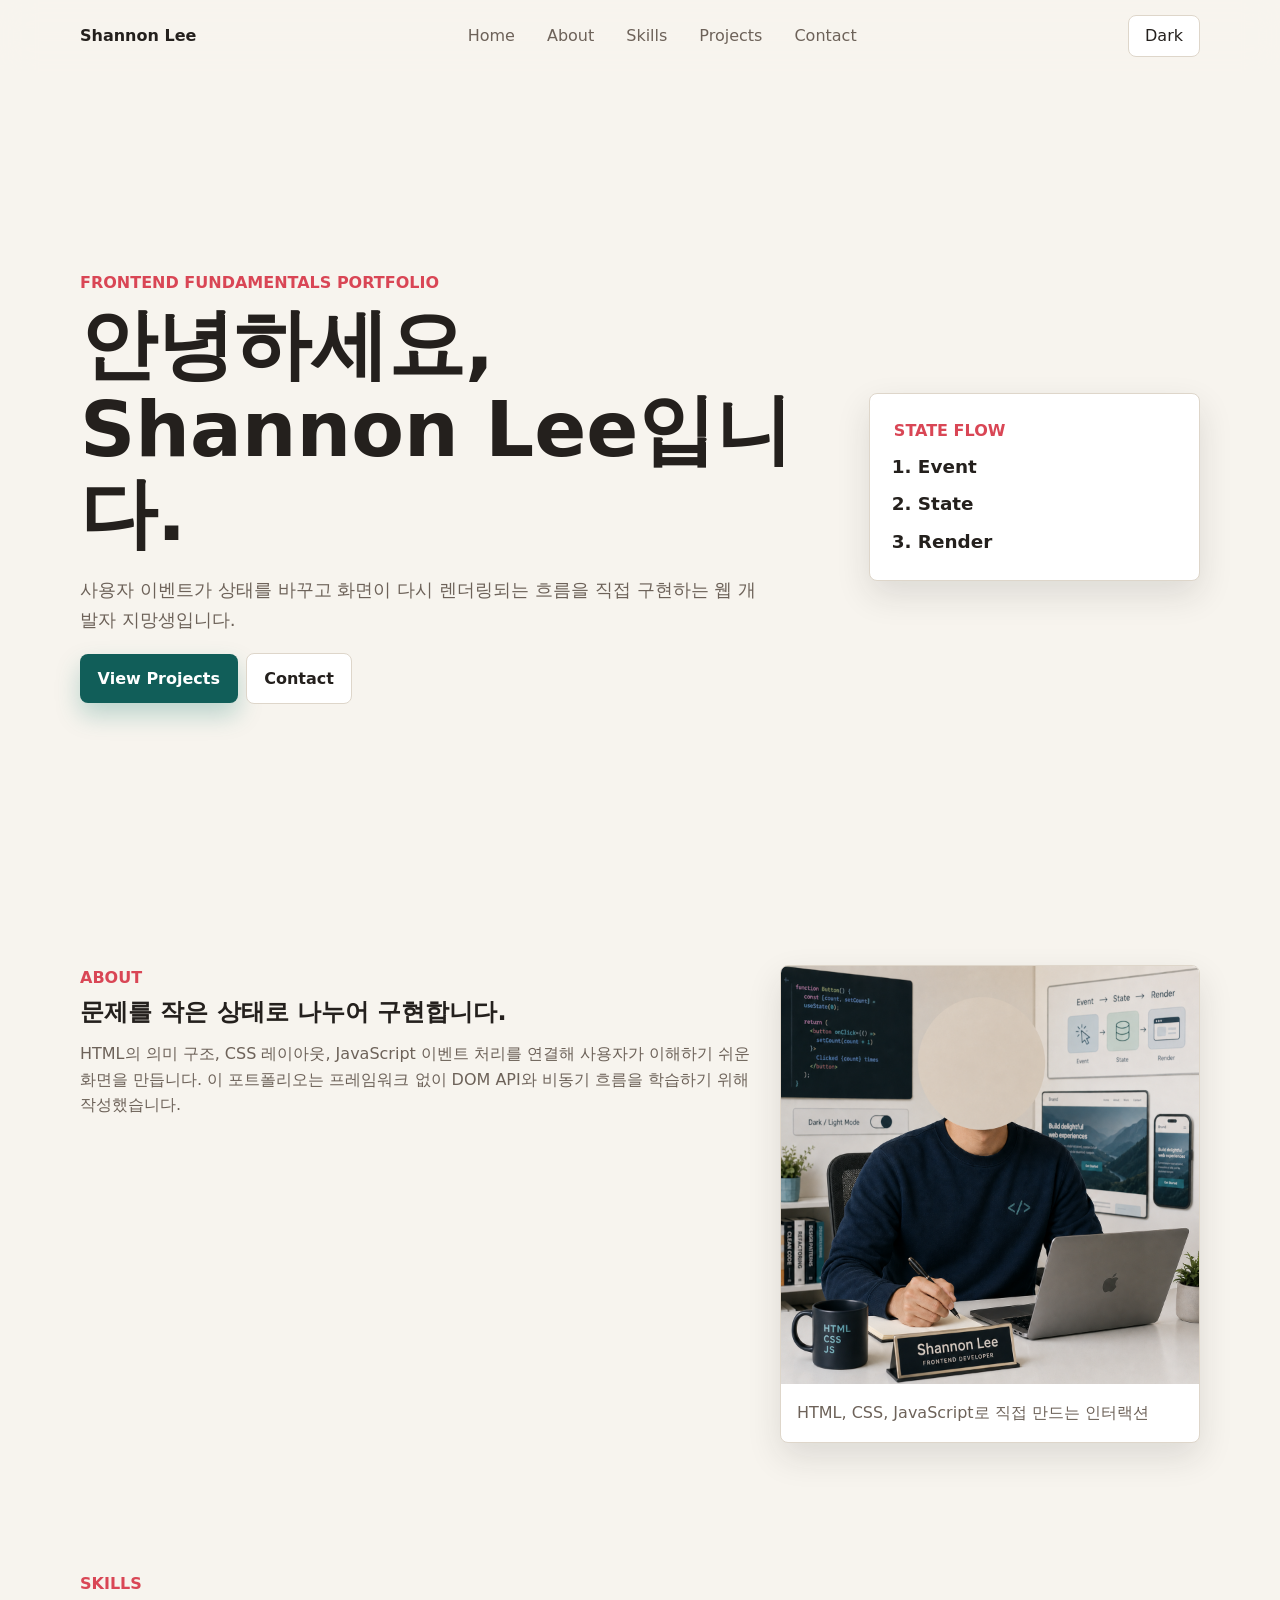
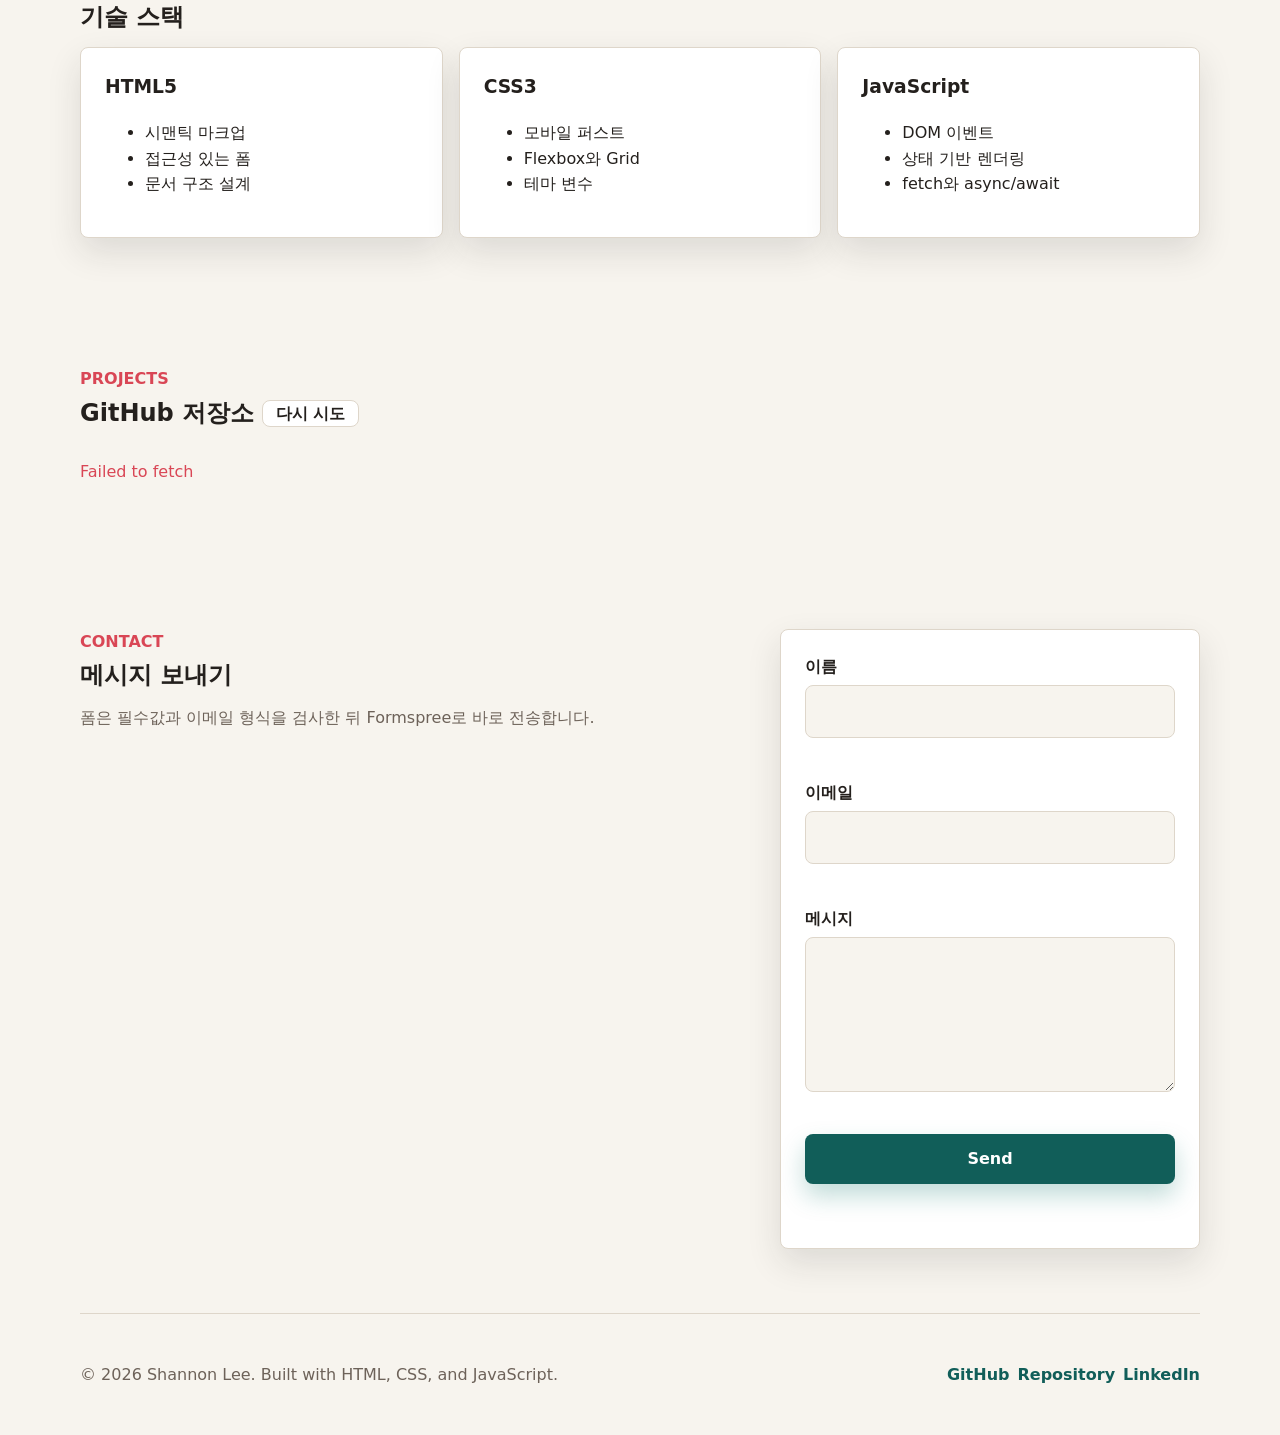
<file: 2026-main-4-1/index.html>
<!DOCTYPE html>
<html lang="ko" data-theme="light">
<head>
  <meta charset="UTF-8">
  <meta name="viewport" content="width=device-width, initial-scale=1.0">
  <meta name="description" content="순수 HTML, CSS, JavaScript로 만든 반응형 포트폴리오 웹사이트">
  <title>Shannon Lee Portfolio</title>
  <link rel="stylesheet" href="css/style.css">
  <script src="js/main.js" defer></script>
</head>
<body>
  <header class="site-header" data-header>
    <nav class="navbar" aria-label="주요 메뉴">
      <a class="logo" href="#hero" aria-label="Shannon Lee 홈">Shannon Lee</a>
      <button class="hamburger" type="button" aria-label="메뉴 열기" aria-expanded="false" aria-controls="nav-menu">
        <span></span>
        <span></span>
        <span></span>
      </button>
      <ul class="nav-menu" id="nav-menu">
        <li><a class="nav-link" href="#hero">Home</a></li>
        <li><a class="nav-link" href="#about">About</a></li>
        <li><a class="nav-link" href="#skills">Skills</a></li>
        <li><a class="nav-link" href="#projects">Projects</a></li>
        <li><a class="nav-link" href="#contact">Contact</a></li>
      </ul>
      <button class="theme-toggle" type="button" aria-label="다크 모드 전환" data-theme-toggle>
        <span data-theme-label>Dark</span>
      </button>
    </nav>
  </header>

  <main>
    <section class="hero section reveal" id="hero" aria-labelledby="hero-title">
      <div class="hero-content">
        <p class="eyebrow">Frontend Fundamentals Portfolio</p>
        <h1 id="hero-title">안녕하세요, <span data-typing-text>Shannon Lee</span>입니다.</h1>
        <p class="hero-copy">
          사용자 이벤트가 상태를 바꾸고 화면이 다시 렌더링되는 흐름을 직접 구현하는 웹 개발자 지망생입니다.
        </p>
        <div class="hero-actions">
          <a class="button primary" href="#projects">View Projects</a>
          <a class="button secondary" href="#contact">Contact</a>
        </div>
      </div>
      <div class="hero-panel" aria-label="상태 렌더링 요약">
        <p class="panel-label">State Flow</p>
        <ol>
          <li>Event</li>
          <li>State</li>
          <li>Render</li>
        </ol>
      </div>
    </section>

    <section class="section about reveal" id="about" aria-labelledby="about-title">
      <div>
        <p class="eyebrow">About</p>
        <h2 id="about-title">문제를 작은 상태로 나누어 구현합니다.</h2>
        <p>
          HTML의 의미 구조, CSS 레이아웃, JavaScript 이벤트 처리를 연결해 사용자가 이해하기 쉬운 화면을 만듭니다.
          이 포트폴리오는 프레임워크 없이 DOM API와 비동기 흐름을 학습하기 위해 작성했습니다.
        </p>
      </div>
      <figure class="profile-card">
        <img src="images/profile.svg" alt="노트북 앞에서 웹 인터페이스를 설계하는 Shannon Lee 프로필 일러스트">
        <figcaption>HTML, CSS, JavaScript로 직접 만드는 인터랙션</figcaption>
      </figure>
    </section>

    <section class="section skills reveal" id="skills" aria-labelledby="skills-title">
      <p class="eyebrow">Skills</p>
      <h2 id="skills-title">기술 스택</h2>
      <div class="skill-grid">
        <article class="skill-card">
          <h3>HTML5</h3>
          <ul>
            <li>시맨틱 마크업</li>
            <li>접근성 있는 폼</li>
            <li>문서 구조 설계</li>
          </ul>
        </article>
        <article class="skill-card">
          <h3>CSS3</h3>
          <ul>
            <li>모바일 퍼스트</li>
            <li>Flexbox와 Grid</li>
            <li>테마 변수</li>
          </ul>
        </article>
        <article class="skill-card">
          <h3>JavaScript</h3>
          <ul>
            <li>DOM 이벤트</li>
            <li>상태 기반 렌더링</li>
            <li>fetch와 async/await</li>
          </ul>
        </article>
      </div>
    </section>

    <section class="section projects reveal" id="projects" aria-labelledby="projects-title">
      <div class="section-header">
        <div>
          <p class="eyebrow">Projects</p>
          <div class="section-title-row">
            <h2 id="projects-title">GitHub 저장소</h2>
            <button class="button secondary small" type="button" data-retry-projects>다시 시도</button>
          </div>
        </div>
      </div>
      <div class="filter-bar" aria-label="언어별 프로젝트 필터" data-filter-bar></div>
      <div class="project-status" role="status" aria-live="polite" data-project-status>로딩 중...</div>
      <div class="projects-grid" data-projects-grid></div>
    </section>

    <section class="section contact reveal" id="contact" aria-labelledby="contact-title">
      <div>
        <p class="eyebrow">Contact</p>
        <h2 id="contact-title">메시지 보내기</h2>
        <p>폼은 필수값과 이메일 형식을 검사한 뒤 Formspree로 바로 전송합니다.</p>
      </div>
      <form class="contact-form" novalidate data-contact-form>
        <div class="form-field">
          <label for="name">이름</label>
          <input id="name" name="name" type="text" autocomplete="name" required>
          <p class="field-error" data-error-for="name"></p>
        </div>
        <div class="form-field">
          <label for="email">이메일</label>
          <input id="email" name="email" type="email" autocomplete="email" required>
          <p class="field-error" data-error-for="email"></p>
        </div>
        <div class="form-field">
          <label for="message">메시지</label>
          <textarea id="message" name="message" rows="5" required></textarea>
          <p class="field-error" data-error-for="message"></p>
        </div>
        <button class="button primary" type="submit">Send</button>
        <p class="form-message" role="status" aria-live="polite" data-form-message></p>
      </form>
    </section>
  </main>

  <button class="scroll-top" type="button" aria-label="맨 위로 이동" data-scroll-top>Top</button>

  <footer class="site-footer">
    <p>&copy; 2026 Shannon Lee. Built with HTML, CSS, and JavaScript.</p>
    <ul class="social-links">
      <li><a href="https://github.com/shannonlee-dev" target="_blank" rel="noreferrer">GitHub</a></li>
      <li><a href="https://github.com/shannonlee-dev/codyssey_mission/tree/main/2026-main-4-1" target="_blank" rel="noreferrer">Repository</a></li>
      <li><a href="https://www.linkedin.com/" target="_blank" rel="noreferrer">LinkedIn</a></li>
    </ul>
  </footer>
</body>
</html>
</file>
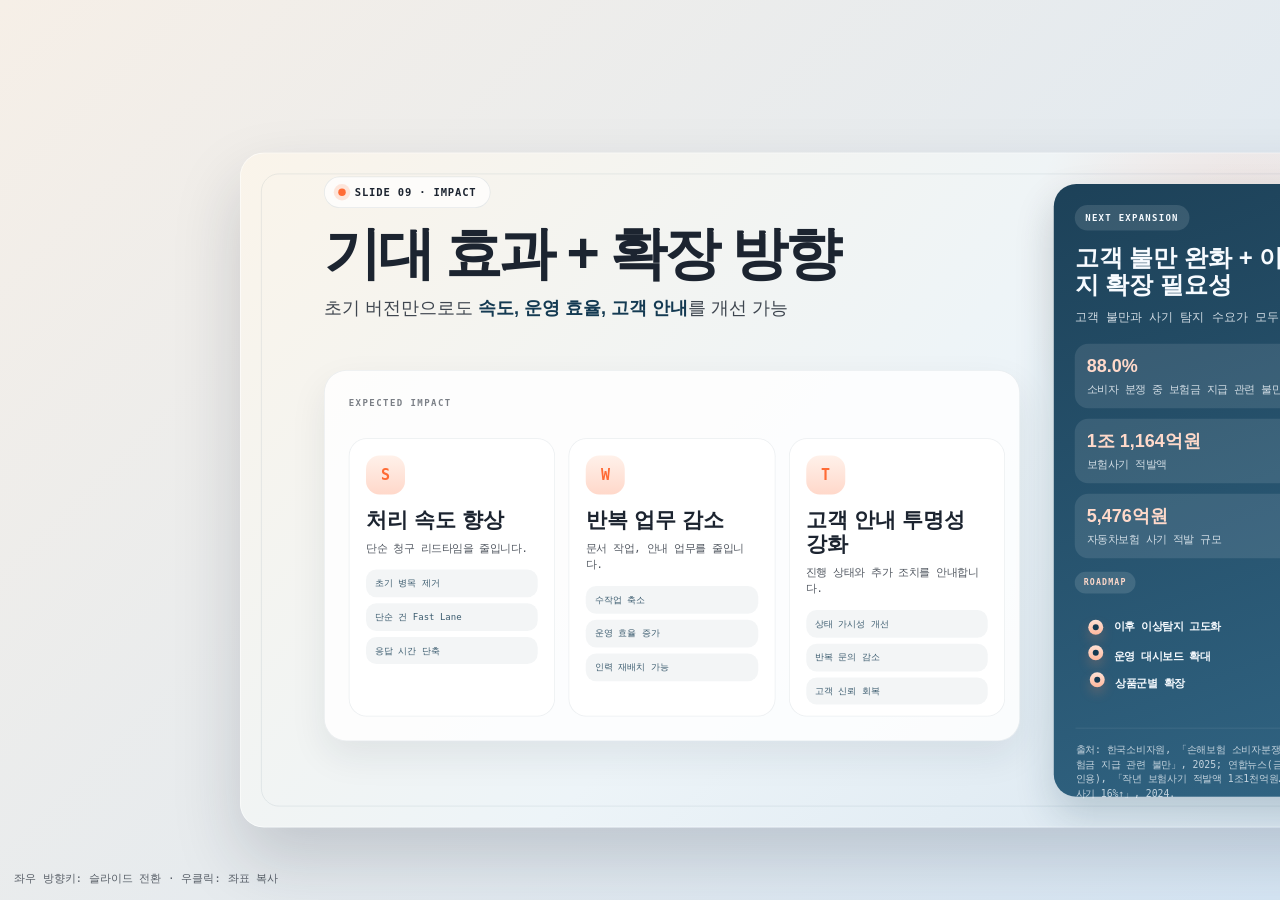
<file: 2026-selection/2026-selection-term/index.html>
<!DOCTYPE html>
<html lang="ko"><head>
    <meta charset="UTF-8">
    <meta name="viewport" content="width=device-width, initial-scale=1.0">
    <title>Coordinate Debugger</title>
    <style>
      :root {
        --bg-1: #f6efe7;
        --bg-2: #d7e7f5;
        --ink: #1c2430;
        --accent: #ff6b35;
        --accent-soft: #ffd9cc;
        --blue-deep: #143a52;
        --blue-soft: #d6e7f2;
        --paper: #fffaf4;
        --panel: rgba(255, 255, 255, 0.82);
        --grid: rgba(28, 36, 48, 0.08);
      }

      * {
        box-sizing: border-box;
      }

      body {
        margin: 0;
        min-height: 100vh;
        font-family: "SF Mono", "Menlo", "Consolas", monospace;
        color: var(--ink);
        background:
          linear-gradient(135deg, var(--bg-1), var(--bg-2)),
          repeating-linear-gradient(
            0deg,
            transparent 0,
            transparent 31px,
            var(--grid) 32px
          ),
          repeating-linear-gradient(
            90deg,
            transparent 0,
            transparent 31px,
            var(--grid) 32px
          );
        overflow: hidden;
      }

      .deck {
        position: fixed;
        inset: 0;
        display: grid;
        place-items: center;
        padding: 40px;
      }

      .slide-stage {
        position: relative;
        width: 1600px;
        height: 900px;
        transform-origin: center;
      }

      .slide {
        position: absolute;
        inset: 0;
        overflow: hidden;
        border-radius: 32px;
        background:
          radial-gradient(circle at top right, rgba(255, 255, 255, 0.9), transparent 30%),
          linear-gradient(135deg, #fffaf3 0%, #f8efe5 42%, #dde9f2 100%);
        box-shadow:
          0 42px 90px rgba(28, 36, 48, 0.18),
          inset 0 0 0 1px rgba(255, 255, 255, 0.75);
        opacity: 0;
        pointer-events: none;
        transition: opacity 220ms ease;
      }

      .slide.active {
        opacity: 1;
        pointer-events: auto;
      }

      .slide::before {
        content: "";
        position: absolute;
        inset: 28px;
        border: 1px solid rgba(20, 58, 82, 0.1);
        border-radius: 24px;
        pointer-events: none;
      }

      .hero-orb {
        position: absolute;
        border-radius: 999px;
        filter: blur(2px);
      }

      .hero-orb.one {
        left: 1068px;
        top: 96px;
        width: 328px;
        height: 328px;
        background: radial-gradient(circle at 30% 30%, #ffcfbb, #ff6b35 72%, #d24a19 100%);
        opacity: 0.9;
      }

      .hero-orb.two {
        left: 1192px;
        top: 308px;
        width: 204px;
        height: 204px;
        background: radial-gradient(circle at 35% 35%, #fdf1db, #f7c98d 74%, #dd9d4e 100%);
        opacity: 0.95;
      }

      .hero-grid {
        position: absolute;
        left: 980px;
        top: 118px;
        width: 412px;
        height: 472px;
        border-radius: 28px;
        background:
          linear-gradient(rgba(20, 58, 82, 0.06) 1px, transparent 1px),
          linear-gradient(90deg, rgba(20, 58, 82, 0.06) 1px, transparent 1px);
        background-size: 32px 32px;
        border: 1px solid rgba(20, 58, 82, 0.08);
      }

      .content {
        position: absolute;
        left: 112px;
        top: 42px;
        width: 756px;
      }

      .eyebrow {
        display: inline-flex;
        align-items: center;
        gap: 12px;
        padding: 12px 18px;
        border-radius: 999px;
        background: rgba(255, 255, 255, 0.72);
        border: 1px solid rgba(20, 58, 82, 0.1);
        font-size: 14px;
        font-weight: 700;
        letter-spacing: 0.08em;
        text-transform: uppercase;
      }

      .eyebrow::before {
        content: "";
        width: 10px;
        height: 10px;
        border-radius: 999px;
        background: var(--accent);
        box-shadow: 0 0 0 6px rgba(255, 107, 53, 0.16);
      }

      .content h1 {
        margin: 28px 0 18px;
        font-family: "Arial", sans-serif;
        font-size: 92px;
        line-height: 0.96;
        letter-spacing: -0.05em;
      }

      .content .subtitle {
        max-width: 688px;
        margin: 0;
        font-family: "Arial", sans-serif;
        font-size: 28px;
        line-height: 1.5;
        color: rgba(28, 36, 48, 0.88);
      }

      .meta-row {
        display: flex;
        gap: 18px;
        margin-top: 42px;
      }

      .meta-card {
        flex: 1;
        min-height: 136px;
        padding: 22px 24px;
        border-radius: 24px;
        background: rgba(255, 255, 255, 0.72);
        border: 1px solid rgba(20, 58, 82, 0.1);
        box-shadow: 0 16px 36px rgba(28, 36, 48, 0.06);
      }

      .meta-card .label {
        display: block;
        margin-bottom: 14px;
        font-size: 12px;
        font-weight: 700;
        letter-spacing: 0.16em;
        text-transform: uppercase;
        opacity: 0.6;
      }

      .meta-card strong {
        display: block;
        font-family: "Arial", sans-serif;
        font-size: 26px;
        line-height: 1.2;
      }

      .meta-card p {
        margin: 8px 0 0;
        font-size: 15px;
        line-height: 1.5;
        opacity: 0.72;
      }

      .hero-card {
        position: absolute;
        right: 112px;
        bottom: 104px;
        width: 420px;
        padding: 30px 32px;
        border-radius: 28px;
        color: #f7fbff;
        background: linear-gradient(160deg, rgba(20, 58, 82, 0.96), rgba(33, 88, 120, 0.94));
        box-shadow: 0 26px 50px rgba(20, 58, 82, 0.25);
      }

      .hero-card-label {
        font-size: 12px;
        font-weight: 700;
        letter-spacing: 0.18em;
        text-transform: uppercase;
        opacity: 0.7;
      }

      .hero-card h3 {
        margin: 14px 0 10px;
        font-family: "Arial", sans-serif;
        font-size: 30px;
        line-height: 1.2;
      }

      .hero-card p {
        margin: 0 0 24px;
        font-size: 16px;
        line-height: 1.6;
        opacity: 0.82;
      }

      .hero-stat {
        display: flex;
        align-items: baseline;
        gap: 12px;
        padding-top: 20px;
        border-top: 1px solid rgba(255, 255, 255, 0.16);
      }

      .hero-stat strong {
        font-family: "Arial", sans-serif;
        font-size: 56px;
        line-height: 1;
      }

      .hero-stat span {
        font-size: 15px;
        line-height: 1.5;
        opacity: 0.76;
      }

      .footer-note {
        position: absolute;
        left: 112px;
        bottom: 88px;
        display: flex;
        align-items: center;
        gap: 12px;
        font-size: 18px;
        font-weight: 700;
        color: rgba(20, 58, 82, 0.9);
      }

      .footer-note::before {
        content: "";
        width: 52px;
        height: 2px;
        background: linear-gradient(90deg, var(--accent), rgba(255, 107, 53, 0.12));
      }

      .problem-slide {
        background:
          radial-gradient(circle at top left, rgba(255, 255, 255, 0.84), transparent 32%),
          linear-gradient(135deg, #fbf5ec 0%, #eef3f8 52%, #d9e5ef 100%);
      }

      .problem-slide::after {
        content: "";
        position: absolute;
        right: 82px;
        top: 68px;
        width: 460px;
        height: 460px;
        border-radius: 50%;
        background: radial-gradient(circle, rgba(255, 107, 53, 0.12), transparent 68%);
        pointer-events: none;
      }

      .problem-header {
        position: absolute;
        left: 112px;
        top: 32px;
        width: 860px;
      }

      .problem-header h2 {
        margin: 24px 0 16px;
        font-family: "Arial", sans-serif;
        font-size: 78px;
        line-height: 0.98;
        letter-spacing: -0.05em;
      }

      .problem-kicker {
        max-width: 780px;
        margin: 0;
        font-family: "Arial", sans-serif;
        font-size: 26px;
        line-height: 1.5;
        color: rgba(28, 36, 48, 0.86);
      }

      .problem-kicker strong {
        color: var(--blue-deep);
      }

      .issue-panel {
        position: absolute;
        left: 112px;
        top: 346px;
        width: 676px;
        padding: 34px 34px 30px;
        border-radius: 30px;
        background: rgba(255, 250, 244, 0.82);
        border: 1px solid rgba(20, 58, 82, 0.1);
        box-shadow: 0 20px 50px rgba(28, 36, 48, 0.08);
      }

      .section-label {
        display: inline-block;
        margin-bottom: 22px;
        font-size: 12px;
        font-weight: 700;
        letter-spacing: 0.16em;
        text-transform: uppercase;
        opacity: 0.58;
      }

      .issue-list {
        display: grid;
        grid-template-columns: repeat(2, minmax(0, 1fr));
        gap: 16px;
      }

      .issue-card {
        position: relative;
        top: 5px;
        min-height: 152px;
        padding: 22px 22px 20px;
        border-radius: 22px;
        background: #ffffff;
        border: 1px solid rgba(20, 58, 82, 0.08);
      }

      .issue-index {
        display: inline-flex;
        align-items: center;
        justify-content: center;
        width: 34px;
        height: 34px;
        border-radius: 999px;
        background: rgba(255, 107, 53, 0.12);
        color: var(--accent);
        font-size: 14px;
        font-weight: 700;
      }

      .issue-card h3 {
        margin: 18px 0 10px;
        font-family: "Arial", sans-serif;
        font-size: 26px;
        line-height: 1.18;
      }

      .issue-card p {
        margin: 0;
        font-size: 15px;
        line-height: 1.55;
        opacity: 0.74;
      }

      .stat-column {
        position: absolute;
        right: 112px;
        top: 236px;
        width: 532px;
      }

      .signal-box {
        position: absolute;
        left: 956px;
        top: 236px;
        width: 532px;
        padding: 26px 28px;
        border-radius: 28px;
        background: linear-gradient(160deg, rgba(20, 58, 82, 0.96), rgba(36, 87, 117, 0.94));
        color: #f7fbff;
        box-shadow: 0 24px 52px rgba(20, 58, 82, 0.2);
      }

      .signal-box p {
        margin: 0;
        font-family: "Arial", sans-serif;
        font-size: 24px;
        line-height: 1.45;
      }

      .signal-box strong {
        color: #ffd3c3;
      }

      .stat-grid {
        display: grid;
        grid-template-columns: repeat(2, minmax(0, 1fr));
        gap: 18px;
        margin-top: 20px;
      }

      .stat-card {
        position: absolute;
        min-height: 272px;
        width: 257px;
        padding: 28px 26px;
        border-radius: 28px;
        background: rgba(255, 255, 255, 0.84);
        border: 1px solid rgba(20, 58, 82, 0.1);
        box-shadow: 0 20px 44px rgba(28, 36, 48, 0.08);
      }

      .problem-slide .stat-card:nth-of-type(1) {
        left: 956px;
        top: 378px;
      }

      .problem-slide .stat-card:nth-of-type(2) {
        left: 1231px;
        top: 378px;
      }

      .stat-card .label {
        display: block;
        margin-bottom: 18px;
        font-size: 12px;
        font-weight: 700;
        letter-spacing: 0.15em;
        text-transform: uppercase;
        opacity: 0.58;
      }

      .stat-text-chip {
        position: absolute;
        display: inline-block;
      }

      .stat-big {
        display: block;
        font-family: "Arial", sans-serif;
        font-size: 64px;
        line-height: 0.95;
        letter-spacing: -0.05em;
        color: var(--blue-deep);
      }

      .stat-big-split {
        position: relative;
        height: 180px;
      }

      .stat-big-chip {
        position: absolute;
        display: inline-block;
        font-family: "Arial", sans-serif;
        font-size: 64px;
        line-height: 0.95;
        letter-spacing: -0.05em;
        color: var(--blue-deep);
      }

      .stat-big-chip.arrow {
        font-size: 56px;
        line-height: 1;
      }

      .stat-sub {
        display: block;
        margin-top: 10px;
        font-family: "Arial", sans-serif;
        font-size: 26px;
        line-height: 1.1;
        color: rgba(20, 58, 82, 0.84);
      }

      .stat-sub-split {
        position: relative;
        height: 42px;
        margin-top: 10px;
      }

      .stat-sub-chip {
        position: absolute;
        display: inline-block;
        font-family: "Arial", sans-serif;
        font-size: 26px;
        line-height: 1.1;
        color: rgba(20, 58, 82, 0.84);
      }

      .stat-pill-chip {
        position: absolute;
        display: inline-flex;
        align-items: center;
        padding: 8px 12px;
        border-radius: 999px;
        background: rgba(20, 58, 82, 0.06);
        font-size: 11px;
        font-weight: 700;
        letter-spacing: 0.08em;
        text-transform: uppercase;
        color: rgba(20, 58, 82, 0.68);
      }

      .stat-mini-chip {
        position: absolute;
        display: inline-block;
        font-size: 13px;
        line-height: 1.45;
        color: rgba(20, 58, 82, 0.72);
      }

      .stat-note-chip {
        position: absolute;
        display: inline-block;
        padding-top: 12px;
        border-top: 1px solid rgba(20, 58, 82, 0.12);
        font-size: 14px;
        line-height: 1.5;
        color: rgba(20, 58, 82, 0.78);
      }

      .stat-body {
        margin: 18px 0 0;
        font-size: 15px;
        line-height: 1.58;
        opacity: 0.78;
      }

      .source-strip {
        position: absolute;
        left: 112px;
        right: 112px;
        bottom: 68px;
        padding-top: 16px;
        border-top: 1px solid rgba(20, 58, 82, 0.12);
        font-size: 13px;
        line-height: 1.5;
        color: rgba(28, 36, 48, 0.64);
      }

      .strategy-slide {
        background:
          radial-gradient(circle at 84% 18%, rgba(255, 107, 53, 0.16), transparent 22%),
          linear-gradient(135deg, #f9f3ea 0%, #e9f0f6 52%, #d3e3ef 100%);
      }

      .strategy-header {
        position: absolute;
        left: 112px;
        top: 32px;
        width: 760px;
      }

      .strategy-header h2 {
        margin: 24px 0 16px;
        font-family: "Arial", sans-serif;
        font-size: 76px;
        line-height: 0.98;
        letter-spacing: -0.05em;
      }

      .strategy-kicker {
        max-width: 720px;
        margin: 0;
        font-family: "Arial", sans-serif;
        font-size: 24px;
        line-height: 1.55;
        color: rgba(28, 36, 48, 0.84);
      }

      .strategy-kicker strong {
        color: var(--blue-deep);
      }

      .reason-panel {
        position: absolute;
        left: 112px;
        top: 314px;
        width: 650px;
        padding: 32px;
        border-radius: 30px;
        background: rgba(255, 255, 255, 0.78);
        border: 1px solid rgba(20, 58, 82, 0.08);
        box-shadow: 0 20px 48px rgba(28, 36, 48, 0.08);
      }

      .reason-list {
        display: grid;
        gap: 16px;
      }

      .reason-item {
        display: grid;
        grid-template-columns: 46px 1fr;
        gap: 18px;
        align-items: start;
        padding: 18px 18px 18px 14px;
        border-radius: 22px;
        background: rgba(20, 58, 82, 0.04);
      }

      .reason-badge {
        display: inline-flex;
        align-items: center;
        justify-content: center;
        width: 46px;
        height: 46px;
        border-radius: 16px;
        background: linear-gradient(180deg, #ffefe8, #ffd4c3);
        color: var(--accent);
        font-size: 13px;
        font-weight: 800;
        letter-spacing: 0.06em;
      }

      .reason-item h3 {
        margin: 2px 0 6px;
        font-family: "Arial", sans-serif;
        font-size: 28px;
        line-height: 1.16;
      }

      .reason-item p {
        margin: 0;
        font-size: 15px;
        line-height: 1.58;
        opacity: 0.76;
      }

      .pathway-panel {
        position: absolute;
        right: 112px;
        top: 132px;
        width: 614px;
      }

      .pathway-intro {
        padding: 26px 28px;
        border-radius: 28px;
        background: linear-gradient(160deg, rgba(20, 58, 82, 0.96), rgba(38, 93, 125, 0.94));
        color: #f7fbff;
        box-shadow: 0 24px 52px rgba(20, 58, 82, 0.2);
      }

      .pathway-intro p {
        margin: 0;
        font-family: "Arial", sans-serif;
        font-size: 24px;
        line-height: 1.48;
      }

      .pathway-intro strong {
        color: #ffd8c8;
      }

      .step-flow {
        position: relative;
        margin-top: 22px;
        padding: 30px 28px;
        border-radius: 30px;
        background: rgba(255, 250, 244, 0.84);
        border: 1px solid rgba(20, 58, 82, 0.09);
        box-shadow: 0 20px 46px rgba(28, 36, 48, 0.08);
      }

      .step-flow::before {
        content: "";
        position: absolute;
        left: 65px;
        top: 72px;
        bottom: 92px;
        width: 2px;
        background: linear-gradient(180deg, rgba(255, 107, 53, 0.5), rgba(20, 58, 82, 0.15));
      }

      .step-list {
        display: grid;
        gap: 16px;
      }

      .step-item {
        position: relative;
        display: grid;
        grid-template-columns: 74px 1fr;
        gap: 16px;
        align-items: center;
      }

      .step-index {
        position: relative;
        z-index: 1;
        display: inline-flex;
        align-items: center;
        justify-content: center;
        width: 52px;
        height: 52px;
        margin-left: 13px;
        border-radius: 18px;
        background: #ffffff;
        border: 1px solid rgba(255, 107, 53, 0.18);
        color: var(--accent);
        font-size: 15px;
        font-weight: 800;
      }

      .step-card {
        padding: 18px 20px;
        border-radius: 22px;
        background: #ffffff;
        border: 1px solid rgba(20, 58, 82, 0.08);
      }

      .step-card h3 {
        margin: 0 0 8px;
        font-family: "Arial", sans-serif;
        font-size: 24px;
        line-height: 1.14;
      }

      .step-card p {
        margin: 0;
        font-size: 15px;
        line-height: 1.55;
        opacity: 0.76;
      }

      .risk-note {
        margin-top: 18px;
        padding: 20px 22px;
        border-radius: 22px;
        background: rgba(20, 58, 82, 0.06);
        font-size: 18px;
        line-height: 1.55;
        color: rgba(20, 58, 82, 0.88);
      }

      .risk-note strong {
        color: var(--blue-deep);
      }

      .solution-slide {
        background:
          radial-gradient(circle at 16% 16%, rgba(255, 107, 53, 0.12), transparent 20%),
          linear-gradient(135deg, #faf4eb 0%, #eef4f8 54%, #d6e4ef 100%);
      }

      .solution-header {
        position: absolute;
        left: 112px;
        top: 32px;
        width: 780px;
      }

      .solution-header h2 {
        margin: 24px 0 16px;
        font-family: "Arial", sans-serif;
        font-size: 76px;
        line-height: 0.98;
        letter-spacing: -0.05em;
      }

      .solution-kicker {
        max-width: 760px;
        margin: 0;
        font-family: "Arial", sans-serif;
        font-size: 24px;
        line-height: 1.55;
        color: rgba(28, 36, 48, 0.84);
      }

      .solution-kicker strong {
        color: var(--blue-deep);
      }

      .solution-frame {
        position: absolute;
        left: 112px;
        right: 112px;
        top: 286px;
        display: grid;
        grid-template-columns: 412px 1fr;
        gap: 28px;
        align-items: start;
      }

      .scope-card {
        padding: 30px 30px 28px;
        border-radius: 30px;
        background: linear-gradient(160deg, rgba(20, 58, 82, 0.96), rgba(37, 91, 122, 0.94));
        color: #f7fbff;
        box-shadow: 0 24px 52px rgba(20, 58, 82, 0.2);
      }

      .scope-card h3 {
        margin: 14px 0 14px;
        font-family: "Arial", sans-serif;
        font-size: 34px;
        line-height: 1.14;
      }

      .scope-card p {
        margin: 0;
        font-size: 16px;
        line-height: 1.62;
        opacity: 0.82;
      }

      .scope-chip {
        display: inline-flex;
        align-items: center;
        padding: 10px 14px;
        border-radius: 999px;
        background: rgba(255, 255, 255, 0.12);
        font-size: 12px;
        font-weight: 700;
        letter-spacing: 0.14em;
        text-transform: uppercase;
      }

      .scope-meter {
        margin-top: 26px;
        padding-top: 22px;
        border-top: 1px solid rgba(255, 255, 255, 0.14);
      }

      .scope-meter strong {
        display: block;
        font-family: "Arial", sans-serif;
        font-size: 54px;
        line-height: 0.98;
      }

      .scope-meter span {
        display: block;
        margin-top: 8px;
        font-size: 15px;
        line-height: 1.5;
        opacity: 0.74;
      }

      .module-panel {
        position: relative;
        padding: 32px 32px 30px;
        border-radius: 30px;
        background: rgba(255, 255, 255, 0.8);
        border: 1px solid rgba(20, 58, 82, 0.08);
        box-shadow: 0 20px 48px rgba(28, 36, 48, 0.08);
      }

      .module-panel::before {
        content: "";
        position: absolute;
        left: 48px;
        right: 48px;
        top: 112px;
        height: 2px;
        background: linear-gradient(90deg, rgba(255, 107, 53, 0.28), rgba(20, 58, 82, 0.12));
      }

      .module-grid {
        display: grid;
        grid-template-columns: repeat(5, minmax(0, 1fr));
        gap: 16px;
        margin-top: 18px;
      }

      .module-card {
        position: relative;
        min-height: 238px;
        padding: 18px 18px 20px;
        border-radius: 24px;
        background: #ffffff;
        border: 1px solid rgba(20, 58, 82, 0.08);
      }

      .module-card::before {
        content: "";
        position: absolute;
        left: 24px;
        right: 24px;
        top: -9px;
        height: 18px;
        border-radius: 999px;
        background: rgba(255, 107, 53, 0.08);
      }

      .module-icon {
        display: inline-flex;
        align-items: center;
        justify-content: center;
        width: 52px;
        height: 52px;
        border-radius: 18px;
        background: linear-gradient(180deg, #fff1ea, #ffd8ca);
        color: var(--accent);
        font-size: 22px;
      }

      .module-card h3 {
        margin: 18px 0 10px;
        font-family: "Arial", sans-serif;
        font-size: 24px;
        line-height: 1.14;
      }

      .module-card p {
        margin: 0;
        font-size: 14px;
        line-height: 1.55;
        opacity: 0.76;
      }

      .module-tag {
        display: inline-flex;
        margin-top: 16px;
        padding: 8px 12px;
        border-radius: 999px;
        background: rgba(20, 58, 82, 0.06);
        font-size: 11px;
        font-weight: 700;
        letter-spacing: 0.1em;
        text-transform: uppercase;
        color: rgba(20, 58, 82, 0.7);
      }

      .detached-module-tag {
        position: absolute;
        z-index: 2;
        transform: translateX(-50%);
      }

      .solution-note {
        margin-top: 20px;
        padding: 18px 20px;
        border-radius: 22px;
        background: rgba(20, 58, 82, 0.05);
        font-size: 18px;
        line-height: 1.55;
        color: rgba(20, 58, 82, 0.86);
      }

      .solution-note strong {
        color: var(--blue-deep);
      }

      .audience-slide {
        background:
          radial-gradient(circle at 82% 16%, rgba(20, 58, 82, 0.08), transparent 20%),
          linear-gradient(135deg, #fbf5ec 0%, #edf4f8 54%, #d8e5ee 100%);
      }

      .audience-header {
        position: absolute;
        left: 112px;
        top: 32px;
        width: 780px;
      }

      .audience-header h2 {
        margin: 24px 0 16px;
        font-family: "Arial", sans-serif;
        font-size: 76px;
        line-height: 0.98;
        letter-spacing: -0.05em;
      }

      .audience-kicker {
        max-width: 770px;
        margin: 0;
        font-family: "Arial", sans-serif;
        font-size: 24px;
        line-height: 1.55;
        color: rgba(28, 36, 48, 0.84);
      }

      .audience-kicker strong {
        color: var(--blue-deep);
      }

      .audience-layout {
        position: absolute;
        left: 112px;
        right: 112px;
        top: 288px;
        display: grid;
        grid-template-columns: 1fr 356px;
        gap: 28px;
        align-items: start;
      }

      .persona-panel {
        padding: 32px;
        border-radius: 30px;
        background: rgba(255, 255, 255, 0.8);
        border: 1px solid rgba(20, 58, 82, 0.08);
        box-shadow: 0 20px 48px rgba(28, 36, 48, 0.08);
      }

      .persona-grid {
        display: grid;
        grid-template-columns: repeat(3, minmax(0, 1fr));
        gap: 18px;
        margin-top: 18px;
      }

      .persona-card {
        min-height: 286px;
        padding: 22px 22px 20px;
        border-radius: 24px;
        background: #ffffff;
        border: 1px solid rgba(20, 58, 82, 0.08);
      }

      .persona-top {
        display: flex;
        align-items: center;
        justify-content: space-between;
        margin-bottom: 18px;
      }

      .persona-icon {
        display: inline-flex;
        align-items: center;
        justify-content: center;
        width: 52px;
        height: 52px;
        border-radius: 18px;
        background: linear-gradient(180deg, #fff1ea, #ffd8ca);
        color: var(--accent);
        font-size: 20px;
        font-weight: 700;
      }

      .persona-badge {
        display: inline-flex;
        padding: 8px 10px;
        border-radius: 999px;
        background: rgba(20, 58, 82, 0.06);
        font-size: 10px;
        font-weight: 700;
        letter-spacing: 0.12em;
        text-transform: uppercase;
        color: rgba(20, 58, 82, 0.64);
      }

      .persona-card h3 {
        margin: 0 0 10px;
        font-family: "Arial", sans-serif;
        font-size: 26px;
        line-height: 1.14;
      }

      .persona-card p {
        margin: 0;
        font-size: 14px;
        line-height: 1.58;
        opacity: 0.76;
      }

      .persona-needs {
        display: grid;
        gap: 8px;
        margin-top: 18px;
      }

      .persona-needs span {
        display: block;
        padding: 10px 12px;
        border-radius: 14px;
        background: rgba(20, 58, 82, 0.05);
        font-size: 14px;
        line-height: 1.4;
        color: rgba(20, 58, 82, 0.84);
      }

      .benefit-panel {
        padding: 28px 28px 26px;
        border-radius: 30px;
        background: linear-gradient(160deg, rgba(20, 58, 82, 0.96), rgba(38, 92, 124, 0.94));
        color: #f7fbff;
        box-shadow: 0 24px 52px rgba(20, 58, 82, 0.2);
      }

      .benefit-chip {
        display: inline-flex;
        padding: 10px 14px;
        border-radius: 999px;
        background: rgba(255, 255, 255, 0.12);
        font-size: 12px;
        font-weight: 700;
        letter-spacing: 0.14em;
        text-transform: uppercase;
      }

      .benefit-panel h3 {
        margin: 18px 0 12px;
        font-family: "Arial", sans-serif;
        font-size: 34px;
        line-height: 1.16;
      }

      .benefit-panel p {
        margin: 0;
        font-size: 16px;
        line-height: 1.62;
        opacity: 0.82;
      }

      .benefit-stack {
        display: grid;
        gap: 14px;
        margin-top: 22px;
      }

      .benefit-item {
        padding: 16px 16px 15px;
        border-radius: 18px;
        background: rgba(255, 255, 255, 0.1);
      }

      .benefit-item strong {
        display: block;
        margin-bottom: 6px;
        font-family: "Arial", sans-serif;
        font-size: 20px;
        line-height: 1.2;
        color: #ffd9ca;
      }

      .benefit-item span {
        display: block;
        font-size: 14px;
        line-height: 1.5;
        opacity: 0.8;
      }

      .benefit-note {
        margin-top: 18px;
        padding-top: 18px;
        border-top: 1px solid rgba(255, 255, 255, 0.14);
        font-size: 15px;
        line-height: 1.58;
        opacity: 0.78;
      }

      .feature-slide {
        background:
          radial-gradient(circle at 18% 18%, rgba(255, 107, 53, 0.14), transparent 18%),
          linear-gradient(135deg, #fbf4ea 0%, #eef4f8 52%, #d7e5ef 100%);
      }

      .feature-header {
        position: absolute;
        left: 112px;
        top: 32px;
        width: 760px;
      }

      .feature-header h2 {
        margin: 24px 0 16px;
        font-family: "Arial", sans-serif;
        font-size: 76px;
        line-height: 0.98;
        letter-spacing: -0.05em;
      }

      .feature-kicker {
        max-width: 760px;
        margin: 0;
        font-family: "Arial", sans-serif;
        font-size: 24px;
        line-height: 1.55;
        color: rgba(28, 36, 48, 0.84);
      }

      .feature-kicker strong {
        color: var(--blue-deep);
      }

      .feature-layout {
        position: absolute;
        left: 112px;
        right: 112px;
        top: 286px;
        display: grid;
        grid-template-columns: 1fr 346px;
        gap: 28px;
        align-items: start;
      }

      .feature-panel {
        position: relative;
        padding: 32px;
        border-radius: 30px;
        background: rgba(255, 255, 255, 0.82);
        border: 1px solid rgba(20, 58, 82, 0.08);
        box-shadow: 0 20px 48px rgba(28, 36, 48, 0.08);
      }

      .feature-panel::before {
        content: "";
        position: absolute;
        left: 70px;
        right: 70px;
        top: 118px;
        height: 2px;
        background: linear-gradient(90deg, rgba(255, 107, 53, 0.28), rgba(20, 58, 82, 0.14));
      }

      .feature-grid {
        display: grid;
        grid-template-columns: repeat(5, minmax(0, 1fr));
        gap: 16px;
        margin-top: 18px;
      }

      .feature-card {
        position: relative;
        min-height: 316px;
        padding: 20px 18px 18px;
        border-radius: 24px;
        background: #ffffff;
        border: 1px solid rgba(20, 58, 82, 0.08);
      }

      .feature-step {
        display: inline-flex;
        align-items: center;
        justify-content: center;
        width: 44px;
        height: 44px;
        border-radius: 16px;
        background: linear-gradient(180deg, #fff1ea, #ffd9cb);
        color: var(--accent);
        font-size: 14px;
        font-weight: 800;
      }

      .feature-card h3 {
        margin: 18px 0 10px;
        font-family: "Arial", sans-serif;
        font-size: 24px;
        line-height: 1.15;
      }

      .feature-card p {
        margin: 0;
        font-size: 14px;
        line-height: 1.55;
        opacity: 0.76;
      }

      .feature-points {
        display: grid;
        gap: 8px;
        margin-top: 18px;
      }

      .feature-points span {
        display: block;
        padding: 10px 12px;
        border-radius: 14px;
        background: rgba(20, 58, 82, 0.05);
        font-size: 12px;
        line-height: 1.4;
        color: rgba(20, 58, 82, 0.82);
      }

      .feature-side {
        padding: 28px 28px 26px;
        border-radius: 30px;
        background: linear-gradient(160deg, rgba(20, 58, 82, 0.96), rgba(38, 92, 124, 0.94));
        color: #f7fbff;
        box-shadow: 0 24px 52px rgba(20, 58, 82, 0.2);
      }

      .feature-side h3 {
        margin: 18px 0 12px;
        font-family: "Arial", sans-serif;
        font-size: 34px;
        line-height: 1.14;
      }

      .feature-side p {
        margin: 0;
        font-size: 16px;
        line-height: 1.6;
        opacity: 0.82;
      }

      .feature-side-chip {
        display: inline-flex;
        padding: 10px 14px;
        border-radius: 999px;
        background: rgba(255, 255, 255, 0.12);
        font-size: 12px;
        font-weight: 700;
        letter-spacing: 0.14em;
        text-transform: uppercase;
      }

      .feature-stack {
        display: grid;
        gap: 14px;
        margin-top: 22px;
      }

      .feature-stack-item {
        padding: 16px 16px 15px;
        border-radius: 18px;
        background: rgba(255, 255, 255, 0.1);
      }

      .feature-stack-item strong {
        display: block;
        margin-bottom: 6px;
        font-family: "Arial", sans-serif;
        font-size: 20px;
        line-height: 1.2;
        color: #ffd9ca;
      }

      .feature-stack-item span {
        display: block;
        font-size: 14px;
        line-height: 1.5;
        opacity: 0.8;
      }

      .feature-note {
        margin-top: 18px;
        padding-top: 18px;
        border-top: 1px solid rgba(255, 255, 255, 0.14);
        font-size: 15px;
        line-height: 1.58;
        opacity: 0.78;
      }

      .ai-slide {
        background:
          radial-gradient(circle at 84% 18%, rgba(255, 107, 53, 0.16), transparent 20%),
          linear-gradient(135deg, #faf4ea 0%, #edf4f8 52%, #d6e4ef 100%);
      }

      .ai-header {
        position: absolute;
        left: 112px;
        top: 32px;
        width: 780px;
      }

      .ai-header h2 {
        margin: 24px 0 16px;
        font-family: "Arial", sans-serif;
        font-size: 76px;
        line-height: 0.98;
        letter-spacing: -0.05em;
      }

      .ai-kicker {
        max-width: 770px;
        margin: 0;
        font-family: "Arial", sans-serif;
        font-size: 24px;
        line-height: 1.55;
        color: rgba(28, 36, 48, 0.84);
      }

      .ai-kicker strong {
        color: var(--blue-deep);
      }

      .ai-panel {
        position: absolute;
        left: 112px;
        top: 286px;
        width: 988px;
        padding: 32px;
        border-radius: 30px;
        background: rgba(255, 255, 255, 0.82);
        border: 1px solid rgba(20, 58, 82, 0.08);
        box-shadow: 0 20px 48px rgba(28, 36, 48, 0.08);
      }

      .ai-grid {
        display: grid;
        grid-template-columns: repeat(2, minmax(0, 1fr));
        gap: 18px;
        margin-top: 18px;
      }

      .ai-card {
        min-height: 228px;
        padding: 22px 22px 20px;
        border-radius: 24px;
        background: #ffffff;
        border: 1px solid rgba(20, 58, 82, 0.08);
      }

      .ai-icon {
        display: inline-flex;
        align-items: center;
        justify-content: center;
        width: 52px;
        height: 52px;
        border-radius: 18px;
        background: linear-gradient(180deg, #fff1ea, #ffd8ca);
        color: var(--accent);
        font-size: 20px;
        font-weight: 800;
      }

      .ai-card h3 {
        margin: 18px 0 10px;
        font-family: "Arial", sans-serif;
        font-size: 28px;
        line-height: 1.14;
      }

      .ai-card p {
        margin: 0;
        font-size: 14px;
        line-height: 1.58;
        opacity: 0.76;
      }

      .ai-card .ai-tags {
        display: grid;
        gap: 8px;
        margin-top: 18px;
      }

      .ai-card .ai-tags span {
        display: block;
        padding: 10px 12px;
        border-radius: 14px;
        background: rgba(20, 58, 82, 0.05);
        font-size: 14px;
        line-height: 1.4;
        color: rgba(20, 58, 82, 0.82);
      }

      .evidence-panel {
        position: absolute;
        left: 1128px;
        top: 286px;
        width: 360px;
        padding: 26px;
        border-radius: 34px;
        background:
          radial-gradient(circle at 18% 14%, rgba(255, 217, 202, 0.28), transparent 24%),
          radial-gradient(circle at 86% 20%, rgba(255, 255, 255, 0.14), transparent 18%),
          linear-gradient(155deg, #103246 0%, #18455f 42%, #245b79 100%);
        color: #f7fbff;
        border: 1px solid rgba(255, 255, 255, 0.1);
        box-shadow: 0 28px 60px rgba(16, 50, 70, 0.28);
      }

      .evidence-chip {
        display: inline-flex;
        padding: 9px 13px;
        border-radius: 999px;
        background: rgba(255, 255, 255, 0.14);
        font-size: 11px;
        font-weight: 700;
        letter-spacing: 0.18em;
        text-transform: uppercase;
      }

      .evidence-head {
        display: flex;
        align-items: flex-start;
        justify-content: space-between;
        gap: 14px;
      }

      .evidence-case {
        margin: 14px 0 0;
        font-size: 11px;
        font-weight: 700;
        letter-spacing: 0.14em;
        text-transform: uppercase;
        opacity: 0.58;
      }

      .evidence-gain {
        margin: 10px 0 0;
        font-family: "Arial", sans-serif;
        font-size: 64px;
        line-height: 0.92;
        letter-spacing: -0.06em;
        color: #ffd9ca;
      }

      .evidence-gain small {
        display: block;
        margin-top: 8px;
        font-family: inherit;
        font-size: 14px;
        font-weight: 700;
        letter-spacing: 0.12em;
        text-transform: uppercase;
        color: #f7fbff;
        opacity: 0.7;
      }

      .evidence-subtitle {
        margin: 12px 0 0;
        font-size: 14px;
        line-height: 1.5;
        opacity: 0.8;
      }

      .evidence-compare {
        position: relative;
        margin-top: 22px;
        padding: 20px 18px 18px;
        border-radius: 24px;
        background: rgba(255, 255, 255, 0.1);
        overflow: hidden;
      }

      .evidence-compare::before {
        content: "";
        position: absolute;
        left: 18px;
        right: 18px;
        top: 50%;
        height: 1px;
        background: linear-gradient(90deg, rgba(255, 255, 255, 0.16), rgba(255, 217, 202, 0.44));
        transform: translateY(-50%);
      }

      .evidence-compare-grid {
        position: relative;
        z-index: 1;
        display: grid;
        grid-template-columns: 1fr auto 1fr;
        align-items: center;
        gap: 10px;
      }

      .evidence-value {
        display: block;
        font-family: "Arial", sans-serif;
        font-size: 44px;
        line-height: 0.96;
        color: #ffffff;
        text-align: center;
      }

      .evidence-value small {
        display: block;
        margin-top: 8px;
        font-family: inherit;
        font-size: 14px;
        font-weight: 700;
        letter-spacing: 0.1em;
        text-transform: uppercase;
        color: #ffd9ca;
        opacity: 0.88;
      }

      .evidence-arrow {
        display: inline-flex;
        align-items: center;
        justify-content: center;
        width: 68px;
        height: 68px;
        border-radius: 999px;
        background: linear-gradient(180deg, #ffe4d8, #ffb89d);
        box-shadow:
          0 12px 24px rgba(255, 137, 92, 0.28),
          inset 0 1px 0 rgba(255, 255, 255, 0.55);
        font-family: "Arial", sans-serif;
        font-size: 40px;
        font-weight: 700;
        line-height: 1;
        color: #143a52;
        opacity: 1;
      }

      .evidence-delta {
        position: relative;
        z-index: 1;
        display: inline-flex;
        margin-top: 16px;
        padding: 8px 12px;
        border-radius: 999px;
        background: rgba(255, 217, 202, 0.16);
        font-size: 12px;
        font-weight: 700;
        letter-spacing: 0.08em;
        text-transform: uppercase;
        color: #ffe7de;
      }

      .evidence-caption {
        margin: 14px 0 0;
        font-size: 13px;
        line-height: 1.45;
        opacity: 0.82;
      }

      .evidence-list {
        display: grid;
        gap: 10px;
        margin-top: 18px;
      }

      .evidence-list div {
        padding: 14px 14px 13px;
        border-radius: 16px;
        background: rgba(255, 255, 255, 0.08);
      }

      .evidence-list strong {
        display: block;
        margin-bottom: 4px;
        font-size: 15px;
        line-height: 1.3;
        color: #ffd9ca;
      }

      .evidence-list span {
        display: block;
        font-size: 14px;
        line-height: 1.45;
        opacity: 0.78;
      }

      .evidence-source {
        margin-top: 18px;
        padding-top: 18px;
        border-top: 1px solid rgba(255, 255, 255, 0.14);
        font-size: 13px;
        line-height: 1.5;
        opacity: 0.74;
      }

      .system-slide {
        background:
          radial-gradient(circle at 18% 16%, rgba(255, 107, 53, 0.14), transparent 18%),
          linear-gradient(135deg, #fbf4ea 0%, #eef4f8 52%, #d8e4ef 100%);
      }

      .system-header {
        position: absolute;
        left: 112px;
        top: 32px;
        width: 780px;
      }

      .system-header h2 {
        margin: 24px 0 16px;
        font-family: "Arial", sans-serif;
        font-size: 76px;
        line-height: 0.98;
        letter-spacing: -0.05em;
      }

      .system-kicker {
        max-width: 780px;
        margin: 0;
        font-family: "Arial", sans-serif;
        font-size: 24px;
        line-height: 1.55;
        color: rgba(28, 36, 48, 0.84);
      }

      .system-kicker strong {
        color: var(--blue-deep);
      }

      .flow-panel {
        position: absolute;
        left: 112px;
        right: 112px;
        top: 292px;
        padding: 30px 30px 28px;
        border-radius: 30px;
        background: rgba(255, 255, 255, 0.84);
        border: 1px solid rgba(20, 58, 82, 0.08);
        box-shadow: 0 20px 48px rgba(28, 36, 48, 0.08);
      }

      .flow-row {
        display: grid;
        grid-template-columns: repeat(4, minmax(0, 1fr));
        gap: 18px;
        align-items: center;
        margin-top: 18px;
      }

      .flow-step {
        position: relative;
        min-height: 224px;
        padding: 22px 22px 20px;
        border-radius: 24px;
        background: #ffffff;
        border: 1px solid rgba(20, 58, 82, 0.08);
      }

      .flow-step::after {
        content: "";
        position: absolute;
        top: 50%;
        right: -14px;
        width: 28px;
        height: 2px;
        background: rgba(255, 107, 53, 0.45);
        transform: translateY(-50%);
      }

      .flow-step:last-child::after {
        display: none;
      }

      .flow-icon {
        display: inline-flex;
        align-items: center;
        justify-content: center;
        width: 52px;
        height: 52px;
        border-radius: 18px;
        background: linear-gradient(180deg, #fff1ea, #ffd8ca);
        color: var(--accent);
        font-size: 20px;
        font-weight: 800;
      }

      .flow-step h3 {
        margin: 18px 0 10px;
        font-family: "Arial", sans-serif;
        font-size: 28px;
        line-height: 1.14;
      }

      .flow-step p {
        margin: 0;
        font-size: 14px;
        line-height: 1.58;
        opacity: 0.76;
      }

      .flow-tag {
        display: inline-flex;
        margin-top: 18px;
        padding: 8px 12px;
        border-radius: 999px;
        background: rgba(20, 58, 82, 0.06);
        font-size: 11px;
        font-weight: 700;
        letter-spacing: 0.1em;
        text-transform: uppercase;
        color: rgba(20, 58, 82, 0.7);
      }

      .branch-row {
        display: grid;
        grid-template-columns: 1fr 1fr;
        gap: 22px;
        margin-top: 22px;
      }

      .branch-card {
        position: relative;
        padding: 20px 22px 18px;
        border-radius: 22px;
        background: rgba(20, 58, 82, 0.05);
      }

      .branch-card.fast {
        background: rgba(255, 107, 53, 0.08);
      }

      .branch-card.review {
        background: rgba(20, 58, 82, 0.08);
      }

      .branch-card h3 {
        margin: 0 0 8px;
        font-family: "Arial", sans-serif;
        font-size: 26px;
        line-height: 1.16;
      }

      .branch-card p {
        margin: 0;
        font-size: 15px;
        line-height: 1.55;
        opacity: 0.78;
      }

      .branch-pill {
        display: inline-flex;
        margin-top: 14px;
        padding: 8px 12px;
        border-radius: 999px;
        background: rgba(255, 255, 255, 0.74);
        font-size: 11px;
        font-weight: 700;
        letter-spacing: 0.1em;
        text-transform: uppercase;
        color: rgba(20, 58, 82, 0.74);
      }

      .impact-slide {
        background:
          radial-gradient(circle at 84% 18%, rgba(255, 107, 53, 0.16), transparent 20%),
          linear-gradient(135deg, #faf4ea 0%, #edf4f8 52%, #d6e4ef 100%);
      }

      .impact-header {
        position: absolute;
        left: 112px;
        top: 32px;
        width: 820px;
      }

      .impact-header h2 {
        margin: 24px 0 16px;
        font-family: "Arial", sans-serif;
        font-size: 76px;
        line-height: 0.98;
        letter-spacing: -0.05em;
      }

      .impact-kicker {
        max-width: 800px;
        margin: 0;
        font-family: "Arial", sans-serif;
        font-size: 24px;
        line-height: 1.55;
        color: rgba(28, 36, 48, 0.84);
      }

      .impact-kicker strong {
        color: var(--blue-deep);
      }

      .impact-layout {
        position: absolute;
        left: 112px;
        width: 928px;
        top: 290px;
        display: grid;
        grid-template-columns: 1fr;
        gap: 0;
        align-items: start;
      }

      .impact-panel {
        padding: 32px;
        border-radius: 30px;
        background: rgba(255, 255, 255, 0.82);
        border: 1px solid rgba(20, 58, 82, 0.08);
        box-shadow: 0 20px 48px rgba(28, 36, 48, 0.08);
      }

      .impact-grid {
        display: grid;
        grid-template-columns: repeat(3, minmax(0, 1fr));
        gap: 18px;
        margin-top: 18px;
      }

      .impact-card {
        min-height: 272px;
        padding: 22px 22px 20px;
        border-radius: 24px;
        background: #ffffff;
        border: 1px solid rgba(20, 58, 82, 0.08);
      }

      .impact-icon {
        display: inline-flex;
        align-items: center;
        justify-content: center;
        width: 52px;
        height: 52px;
        border-radius: 18px;
        background: linear-gradient(180deg, #fff1ea, #ffd8ca);
        color: var(--accent);
        font-size: 20px;
        font-weight: 800;
      }

      .impact-card h3 {
        margin: 18px 0 10px;
        font-family: "Arial", sans-serif;
        font-size: 28px;
        line-height: 1.14;
      }

      .impact-card p {
        margin: 0;
        font-size: 14px;
        line-height: 1.58;
        opacity: 0.76;
      }

      .impact-points {
        display: grid;
        gap: 8px;
        margin-top: 18px;
      }

      .impact-points span {
        display: block;
        padding: 10px 12px;
        border-radius: 14px;
        background: rgba(20, 58, 82, 0.05);
        font-size: 12px;
        line-height: 1.4;
        color: rgba(20, 58, 82, 0.82);
      }

      .expansion-panel {
        position: absolute;
        left: 1068px;
        top: 290px;
        width: 420px;
        padding: 28px 28px 26px;
        border-radius: 30px;
        background: linear-gradient(160deg, rgba(20, 58, 82, 0.96), rgba(38, 92, 124, 0.94));
        color: #f7fbff;
        box-shadow: 0 24px 52px rgba(20, 58, 82, 0.2);
      }

      .expansion-chip {
        display: inline-flex;
        padding: 10px 14px;
        border-radius: 999px;
        background: rgba(255, 255, 255, 0.12);
        font-size: 12px;
        font-weight: 700;
        letter-spacing: 0.14em;
        text-transform: uppercase;
      }

      .expansion-panel h3 {
        margin: 18px 0 12px;
        font-family: "Arial", sans-serif;
        font-size: 32px;
        line-height: 1.14;
      }

      .expansion-panel p {
        margin: 0;
        font-size: 16px;
        line-height: 1.6;
        opacity: 0.82;
      }

      .expansion-metrics {
        display: grid;
        gap: 14px;
        margin-top: 22px;
      }

      .expansion-metrics div {
        padding: 16px 16px 15px;
        border-radius: 18px;
        background: rgba(255, 255, 255, 0.1);
      }

      .expansion-metrics strong {
        display: block;
        margin-bottom: 6px;
        font-family: "Arial", sans-serif;
        font-size: 24px;
        line-height: 1.18;
        color: #ffd9ca;
      }

      .expansion-metrics span {
        display: block;
        font-size: 14px;
        line-height: 1.5;
        opacity: 0.8;
      }

      .expansion-list {
        display: grid;
        gap: 12px;
        margin-top: 18px;
      }

      .expansion-list-title {
        display: inline-flex;
        margin-top: 18px;
        padding: 8px 12px;
        border-radius: 999px;
        background: rgba(255, 255, 255, 0.12);
        font-size: 11px;
        font-weight: 700;
        letter-spacing: 0.14em;
        text-transform: uppercase;
        color: #ffd9ca;
      }

      .expansion-list span {
        position: relative;
        display: block;
        padding: 16px 18px 16px 52px;
        font-size: 14px;
        font-weight: 700;
        line-height: 1.45;
        color: #f7fbff;
      }

      .expansion-list span::before {
        content: "";
        position: absolute;
        left: 18px;
        top: 50%;
        width: 20px;
        height: 20px;
        border-radius: 999px;
        background: linear-gradient(180deg, #ffe1d4, #ffb89d);
        box-shadow: 0 8px 16px rgba(255, 137, 92, 0.24);
        transform: translateY(-50%);
      }

      .expansion-list span::after {
        content: "";
        position: absolute;
        left: 24px;
        top: 50%;
        width: 8px;
        height: 8px;
        border-radius: 999px;
        background: #143a52;
        transform: translateY(-50%);
      }

      .expansion-source {
        position: absolute;
        margin-top: 18px;
        padding-top: 18px;
        border-top: 1px solid rgba(255, 255, 255, 0.14);
        font-size: 13px;
        line-height: 1.5;
        opacity: 0.74;
      }

      .thanks-slide {
        background:
          radial-gradient(circle at 82% 18%, rgba(255, 107, 53, 0.16), transparent 22%),
          linear-gradient(135deg, #fbf4ea 0%, #edf4f8 52%, #d7e4ef 100%);
      }

      .thanks-header {
        position: absolute;
        left: 112px;
        top: 36px;
        width: 720px;
      }

      .thanks-header h2 {
        margin: 22px 0 14px;
        font-family: "Arial", sans-serif;
        font-size: 86px;
        line-height: 0.95;
        letter-spacing: -0.06em;
      }

      .thanks-kicker {
        max-width: 680px;
        margin: 0;
        font-family: "Arial", sans-serif;
        font-size: 24px;
        line-height: 1.52;
        color: rgba(28, 36, 48, 0.84);
      }

      .thanks-layout {
        position: relative;
        left: 112px;
        right: 112px;
        top: 286px;
        display: grid;
        grid-template-columns: 1fr;
        align-items: start;
      }

      .thanks-panel {
        padding: 28px 28px 26px;
        border-radius: 30px;
        background: linear-gradient(160deg, rgba(20, 58, 82, 0.96), rgba(38, 92, 124, 0.94));
        color: #f7fbff;
        box-shadow: 0 24px 52px rgba(20, 58, 82, 0.2);
      }

      .thanks-chip {
        display: inline-flex;
        padding: 10px 14px;
        border-radius: 999px;
        background: rgba(255, 255, 255, 0.12);
        font-size: 12px;
        font-weight: 700;
        letter-spacing: 0.14em;
        text-transform: uppercase;
      }

      .thanks-panel h3 {
        margin: 18px 0 12px;
        font-family: "Arial", sans-serif;
        font-size: 34px;
        line-height: 1.14;
      }

      .thanks-panel p {
        margin: 0;
        font-size: 16px;
        line-height: 1.62;
        opacity: 0.82;
      }

      .team-names {
        display: grid;
        gap: 10px;
        margin-top: 22px;
      }

      .team-names span {
        display: block;
        padding: 12px 14px;
        border-radius: 14px;
        background: rgba(255, 255, 255, 0.1);
        font-size: 14px;
        line-height: 1.45;
      }

      .roles-panel {
        position: absolute;
        left: 908px;
        top: 169px;
        width: 819px;
        height: 694px;
        padding: 32px;
        border-radius: 30px;
        background: rgba(255, 255, 255, 0);
        border: 1px solid rgba(20, 58, 82, 0.08);
        box-shadow: 0 20px 48px rgba(28, 36, 48, 0.08);
      }

      .roles-intro {
        padding: 16px 18px;
        border-radius: 18px;
        background: rgba(20, 58, 82, 0.05);
        font-size: 16px;
        line-height: 1.58;
        color: rgba(20, 58, 82, 0.84);
      }

      .roles-grid {
        display: grid;
        grid-template-columns: repeat(2, minmax(0, 1fr));
        gap: 18px;
        margin-top: 20px;
      }

      .role-card {
        min-height: 174px;
        padding: 20px 20px 18px;
        border-radius: 22px;
        background: #ffffff;
        border: 1px solid rgba(20, 58, 82, 0.08);
      }

      .role-card.wide {
        grid-column: 1 / -1;
        min-height: 128px;
      }

      .role-card h3 {
        margin: 0 0 10px;
        font-family: "Arial", sans-serif;
        font-size: 24px;
        line-height: 1.16;
      }

      .role-card p {
        margin: 0;
        font-size: 14px;
        line-height: 1.58;
        opacity: 0.78;
      }

      .hud {
        display: none;
        position: fixed;
        top: 14px;
        left: 14px;
        z-index: 10;
        width: min(250px, calc(100vw - 28px));
        padding: 12px 13px;
        border: 1px solid rgba(28, 36, 48, 0.12);
        border-radius: 12px;
        background: var(--panel);
        backdrop-filter: blur(12px);
        box-shadow: 0 18px 50px rgba(28, 36, 48, 0.12);
      }

      .panel-header {
        display: flex;
        align-items: flex-start;
        justify-content: space-between;
        gap: 12px;
      }

      .panel-header-copy {
        min-width: 0;
        flex: 1;
      }

      .panel-toggle {
        flex: 0 0 auto;
        min-width: 32px;
        height: 32px;
        border: 0;
        border-radius: 999px;
        background: rgba(20, 58, 82, 0.1);
        color: var(--blue-deep);
        font: inherit;
        font-size: 18px;
        font-weight: 700;
        line-height: 1;
        cursor: pointer;
      }

      .panel-toggle:hover {
        background: rgba(20, 58, 82, 0.16);
      }

      .hud h1 {
        margin: 0 0 6px;
        font-size: 15px;
      }

      .hud p {
        margin: 0;
        line-height: 1.5;
        font-size: 11px;
      }

      .coords {
        margin-top: 10px;
        padding: 10px 11px;
        border-radius: 10px;
        background: rgba(28, 36, 48, 0.06);
        font-size: 18px;
        font-weight: 700;
      }

      .hud-actions {
        display: flex;
        gap: 8px;
        margin-top: 10px;
      }

      .hud-actions button {
        flex: 1;
        padding: 9px 10px;
        border: 0;
        border-radius: 10px;
        background: var(--blue-deep);
        color: #f7fbff;
        font: inherit;
        font-size: 12px;
        font-weight: 700;
        cursor: pointer;
      }

      .hud-actions button.secondary {
        background: rgba(20, 58, 82, 0.14);
        color: var(--blue-deep);
      }

      .panel-body {
        margin-top: 10px;
      }

      .coords small {
        display: block;
        margin-bottom: 6px;
        font-size: 11px;
        font-weight: 600;
        letter-spacing: 0.08em;
        text-transform: uppercase;
        opacity: 0.6;
      }

      .debug-panel {
        display: none;
        position: fixed;
        top: 14px;
        left: 278px;
        z-index: 10;
        width: min(360px, calc(100vw - 292px));
        padding: 14px;
        border: 1px solid rgba(28, 36, 48, 0.12);
        border-radius: 14px;
        background: var(--panel);
        backdrop-filter: blur(12px);
        box-shadow: 0 18px 50px rgba(28, 36, 48, 0.12);
      }

      .debug-panel h2 {
        margin: 0 0 10px;
        font-size: 15px;
      }

      .debug-panel p {
        margin: 0;
        font-size: 11px;
        line-height: 1.5;
      }

      .hud.collapsed .panel-body,
      .debug-panel.collapsed .panel-body,
      .hud.collapsed .panel-header-copy,
      .debug-panel.collapsed .panel-header-copy {
        display: none;
      }

      .hud.collapsed,
      .debug-panel.collapsed {
        width: auto;
        min-width: 0;
        padding: 8px;
      }

      .hud.collapsed .panel-header,
      .debug-panel.collapsed .panel-header {
        justify-content: center;
        gap: 0;
      }

      .hud.collapsed .panel-toggle,
      .debug-panel.collapsed .panel-toggle {
        margin: 0;
      }

      .debug-grid {
        display: grid;
        grid-template-columns: repeat(2, minmax(0, 1fr));
        gap: 10px;
        margin-top: 12px;
      }

      .debug-field {
        display: grid;
        gap: 4px;
      }

      .debug-field.wide {
        grid-column: 1 / -1;
      }

      .debug-field label {
        font-size: 11px;
        font-weight: 700;
        letter-spacing: 0.04em;
        text-transform: uppercase;
      }

      .debug-field input {
        width: 100%;
        padding: 8px 10px;
        border: 1px solid rgba(20, 58, 82, 0.12);
        border-radius: 10px;
        background: rgba(255, 255, 255, 0.8);
        font: inherit;
        color: inherit;
      }

      .debug-actions {
        display: flex;
        gap: 8px;
        margin-top: 12px;
      }

      .debug-actions button {
        flex: 1;
        padding: 9px 10px;
        border: 0;
        border-radius: 10px;
        background: var(--blue-deep);
        color: #f7fbff;
        font: inherit;
        font-size: 12px;
        font-weight: 700;
        cursor: pointer;
      }

      .debug-actions button.secondary {
        background: rgba(20, 58, 82, 0.14);
        color: var(--blue-deep);
      }

      .toast {
        position: fixed;
        right: 20px;
        bottom: 20px;
        z-index: 20;
        padding: 12px 14px;
        border-radius: 999px;
        background: #1c2430;
        color: #fff;
        font-size: 13px;
        opacity: 0;
        transform: translateY(10px);
        transition: opacity 180ms ease, transform 180ms ease;
        pointer-events: none;
      }

      .toast.show {
        opacity: 1;
        transform: translateY(0);
      }

      .crosshair {
        display: none;
        position: fixed;
        z-index: 5;
        pointer-events: none;
      }

      .crosshair::before,
      .crosshair::after {
        content: "";
        position: absolute;
        background: var(--accent);
        box-shadow: 0 0 0 1px rgba(255, 255, 255, 0.7);
      }

      .crosshair::before {
        width: 2px;
        height: 30px;
        left: -1px;
        top: -15px;
      }

      .crosshair::after {
        width: 30px;
        height: 2px;
        left: -15px;
        top: -1px;
      }

      .debug-outline,
      .debug-parent-outline,
      .debug-target-point,
      .debug-desired-point,
      .debug-resize-handle {
        position: absolute;
        z-index: 9;
      }

      .debug-outline,
      .debug-parent-outline,
      .debug-target-point,
      .debug-desired-point {
        pointer-events: none;
      }

      .debug-outline {
        border: 2px solid rgba(255, 107, 53, 0.9);
        box-shadow: inset 0 0 0 1px rgba(255, 107, 53, 0.2);
      }

      .debug-parent-outline {
        border: 2px dashed rgba(20, 58, 82, 0.6);
      }

      .debug-target-point,
      .debug-desired-point {
        width: 12px;
        height: 12px;
        margin-left: -6px;
        margin-top: -6px;
        border-radius: 999px;
      }

      .debug-target-point {
        background: #ff6b35;
        box-shadow: 0 0 0 4px rgba(255, 107, 53, 0.18);
      }

      .debug-desired-point {
        background: #143a52;
        box-shadow: 0 0 0 4px rgba(20, 58, 82, 0.18);
      }

      .debug-resize-handle {
        display: none;
        width: 16px;
        height: 16px;
        margin-left: -8px;
        margin-top: -8px;
        border-radius: 999px;
        border: 2px solid #ffffff;
        background: #143a52;
        box-shadow: 0 0 0 4px rgba(20, 58, 82, 0.18);
        cursor: nwse-resize;
        pointer-events: auto;
      }

      .debug-draggable {
        cursor: move;
      }

      .debug-dragging {
        user-select: none;
      }

      .hint {
        position: fixed;
        left: 14px;
        bottom: 14px;
        font-size: 11px;
        opacity: 0.7;
      }

      .copy-panel {
        position: fixed;
        z-index: 25;
        min-width: 180px;
        max-width: min(280px, calc(100vw - 24px));
        padding: 10px;
        border: 1px solid rgba(28, 36, 48, 0.12);
        border-radius: 12px;
        background: rgba(255, 255, 255, 0.96);
        box-shadow: 0 18px 40px rgba(28, 36, 48, 0.18);
        display: none;
      }

      .copy-panel.show {
        display: block;
      }

      .copy-panel p {
        margin: 0 0 8px;
        font-size: 11px;
        opacity: 0.72;
      }

      .copy-panel input {
        width: 100%;
        border: 0;
        outline: 0;
        background: rgba(28, 36, 48, 0.06);
        border-radius: 8px;
        padding: 10px;
        font: inherit;
        font-size: 14px;
      }

      @media (max-width: 640px) {
        .hud {
          top: 12px;
          left: 12px;
          width: calc(100vw - 24px);
        }

        .debug-panel {
          top: auto;
          left: 12px;
          right: 12px;
          bottom: 52px;
          width: auto;
        }

        .hint,
        .toast {
          left: 12px;
          right: 12px;
          bottom: 12px;
        }

        .toast {
          text-align: center;
        }
      }
    </style>
  </head>
  <body class="">
    <main class="deck" aria-label="AI Claim OS slide deck">
      <div class="slide-stage" id="slideStage" style="transform: scale(0.972222);">
        <section class="slide slide-cover" aria-label="1장 표지">
          <div class="hero-grid" aria-hidden="true"></div>
          <div class="hero-orb one" aria-hidden="true"></div>
          <div class="hero-orb two" aria-hidden="true"></div>

          <div class="content">
            <div class="eyebrow">Slide 01 · Cover</div>
            <h1>AI Claim OS</h1>
            <p class="subtitle">
              단순 청구의 접수·서류 점검·1차 분류를 자동화하는 AI 클레임 운영 시스템
            </p>

            <div class="meta-row">
              <article class="meta-card" style="min-width:220px;">
                <span class="label">Project</span>
                <strong>AI Claim OS</strong>
                <p>디지털 기반 보험 클레임                <br>  운영 자동화</p>
              </article>
              <article class="meta-card">
                <span class="label">Team</span>
                <strong>Claim Bridge</strong>
                <p>주재문 · 김성휘 · 박주영 · 오상진 · 이상헌</p>
              </article>
              <article class="meta-card">
                <span class="label">Domain</span>
                <strong>Insurance Tech</strong>
                <p>접수, 문서 검토, 분류, 고객 안내</p>
              </article>
            </div>
          </div>

          <div class="hero-card">
            <div class="hero-card-label">Focus</div>
            <h3>단순 청구부터</h3>
            <p>접수 · 서류 확인 · 1차 분류 우선 자동화</p>
          </div>

          <div class="footer-note">Project / Team / Domain Overview</div>
        </section>

        <section class="slide problem-slide" aria-label="2장 문제 정의" style="left: 2px; top: 0px; width: 1599.98px; height: 900px;">
          <div class="problem-header">
            <div class="eyebrow">Slide 02 · Problem</div>
            <h2>문제 정의</h2>
            <p class="problem-kicker">
              보험금 청구는 지연과 수작업 부담이 함께 커지는<strong> 처리 규모가 큰 업무</strong>
            </p>
          </div>

          <section class="issue-panel debug-draggable" style="left: 114px; top: 282px; width: 676px; height: 442px;">
            <span class="section-label">Core Frictions</span>
            <div class="issue-list">
              <article class="issue-card">
                <span class="issue-index">01</span>

                <h3>청구 처리 지연</h3>
              </article>
              <article class="issue-card">
                <span class="issue-index">02</span>
                <h3>서류 확인 수작업</h3>
              </article>
              <article class="issue-card">
                <span class="issue-index">03</span>
                <h3>단순·복잡 건 혼재</h3>
              </article>
              <article class="issue-card">
                <span class="issue-index">04</span>
                <h3>진행 상황 불투명</h3>
              </article>
            </div>
          </section>

          <div class="signal-box debug-draggable" style="left: 961px; top: 169px; width: 532px; height: 87px;">
            <p class="" style="left: -8px; top: 35px; width: 476px; height: 34.7969px;"><strong>규모가 큰데</strong> 지연 문제도 커지고 있다.</p>
          </div>

          <article class="stat-card" style="left: 961px; top: 301px; width: 256.984px; height: 436px;">
            <span class="label stat-text-chip debug-draggable" style="left: 26px; top: 28px;">2023 H2 Claim Volume</span>
            <strong class="stat-big stat-text-chip debug-draggable" style="left: 24px; top: 64px; width: 202px; height: 61px;">944만건</strong>
            <span class="stat-sub stat-text-chip" style="left: 29px; top: 133px; width: 124.5px; height: 28.5781px;">99.561조원</span>
            <span class="stat-pill-chip" style="left: 27px; top: 238px; width: 106.531px; height: 28.4922px;">High Volume</span>
            <span class="stat-mini-chip" style="left: 26px; top: 288px; width: 201.977px; height: 37.6875px;">반복 처리 비중이 높아 운영 설계의 영향이 크게 드러나는 구간</span>
            <span class="stat-note-chip" style="left: 25px; top: 352px; width: 203.969px; height: 54.9844px;">작은 개선도 전체 처리 경험에는 큰 차이로 번질 수 있습니다.</span>
          </article>
          <article class="stat-card" style="left: 1237px; top: 300px; width: 260px; height: 437px;">
            <span class="label stat-text-chip debug-draggable" style="left: 26px; top: 28px;">Delay Rate Trend</span>
            <div class="stat-big-split debug-draggable" style="left: -31px; top: 33px; width: 207px; height: 180px;">
              <strong class="stat-big-chip debug-draggable" style="left: 28px; top: 0px;">6.8%</strong>
              <strong class="stat-big-chip arrow debug-draggable" style="left: 75px; top: 56px;">↓</strong>
              <strong class="stat-big-chip debug-draggable" style="left: 29px; top: 116px;">9.3%</strong>
            </div>
            <div class="stat-sub-split" style="left: -6px; top: -66px;">
              <span class="stat-sub-chip" style="left: 145px; top: -63px; width: 57.8436px; height: 28.586px;">(2020)</span>
              <span class="stat-sub-chip debug-draggable" style="left: 145px; top: 52px; width: 58px; height: 29px;">(2025)</span>
            </div>
            <span class="stat-pill-chip debug-draggable" style="left: 26px; top: 244px;">Rising Pressure</span>
            <span class="stat-mini-chip debug-draggable" style="left: 26px; top: 288px; width: 206px;">시간이 갈수록 지연 비중이 높아지면서 운영 부담이 더 눈에 띄게 커지는 흐름</span>
            <span class="stat-note-chip" style="left: 26px; top: 352px; width: 206px;">지연 추세가 이어질수록 고객 체감 불만도 함께 커질 가능성이 높습니다.</span>
          </article>

          <div class="source-strip debug-draggable" style="left: 43px; top: 826px; width: 1376px; height: 36px;">
            출처: 보험연구원, 「보험산업 신뢰회복을 위한 과제(Ⅱ): 보험금 지급」, 2024; 한국소비자원, 「손해보험 소비자분쟁, 88.0%가 보험금 지급 관련 불만」, 2025.
          </div>
        </section>

        <section class="slide strategy-slide" aria-label="3장 왜 이 문제부터 푸는가">
          <div class="strategy-header">
            <div class="eyebrow">Slide 03 · Strategy</div>
            <h2>왜 이 문제부터 푸는가</h2>
            <p class="strategy-kicker">
              <strong>단순 청구부터 단계적으로</strong> 시작하는 편이 현실적
            </p>
          </div>

          <section class="reason-panel">
            <span class="section-label">Why Start Here</span>
            <div class="reason-list">
              <article class="reason-item">
                <span class="reason-badge">A1</span>
                <div>
                  <h3>반복적이고 규칙 기반</h3>
                  <p>입력과 판정 기준이 비교적 명확합니다.</p>
                </div>
              </article>
              <article class="reason-item">
                <span class="reason-badge">A2</span>
                <div>
                  <h3>효과 측정이 빠름</h3>
                  <p>처리 시간과 보완 요청 수를 바로 볼 수 있습니다.</p>
                </div>
              </article>
              <article class="reason-item">
                <span class="reason-badge">A3</span>
                <div>
                  <h3>도입 부담과 실패 위험 축소</h3>
                  <p>작게 시작해 리스크를 줄일 수 있습니다.</p>
                </div>
              </article>
            </div>
          </section>

          <section class="pathway-panel">
            <div class="pathway-intro">
              <p><strong>처음부터 전부</strong>가 아니라, 성공 가능성이 높은 영역부터 쌓아 올립니다.</p>
            </div>

            <div class="step-flow">
              <span class="section-label">Phased Rollout</span>
              <div class="step-list">
                <article class="step-item">
                  <span class="step-index">01</span>
                  <div class="step-card">
                    <h3>단순 청구 자동화</h3>
                    <p>접수·서류 확인·1차 분류부터 자동화합니다.</p>
                  </div>
                </article>
                <article class="step-item">
                  <span class="step-index">02</span>
                  <div class="step-card">
                    <h3>현업 검증과 룰 보정</h3>
                    <p>예외 케이스를 반영해 룰을 다듬습니다.</p>
                  </div>
                </article>
                <article class="step-item">
                  <span class="step-index">03</span>
                  <div class="step-card">
                    <h3>복잡 건·고도화 영역 확장</h3>
                    <p>이후 이상탐지와 대시보드로 확장합니다.</p>
                  </div>
                </article>
              </div>

              <div class="risk-note">
                <strong>핵심:</strong> 작게 시작하고, 검증하며 넓혀갑니다.
              </div>
            </div>
          </section>
        </section>

        <section class="slide solution-slide" aria-label="4장 제안 솔루션" style="left: 2px; top: 0px; width: 1599.98px; height: 900px;">
          <div class="solution-header">
            <div class="eyebrow">Slide 04 · Solution</div>
            <h2>제안 솔루션</h2>
            <p class="solution-kicker">
              <strong>초기 운영 범위를 줄인 버전</strong>으로 먼저 시작
            </p>
          </div>

          <div class="solution-frame">
            <section class="scope-card">
              <span class="scope-chip">Scaled MVP</span>
              <h3>AI Claim OS의 초기 실행 버전</h3>
              <p>전체 OS가 아닌, 가장 먼저 효과가 나는 범위만 묶은 버전입니다.</p>
              <div class="scope-meter">
                <strong>5 Modules</strong>
                <span>접수부터 상태 안내까지, 초기 운영 범위만 선별 적용</span>
              </div>
            </section>

            <section class="module-panel">
              <span class="section-label">Initial Scope</span>
              <div class="module-grid">
                <article class="module-card" style="left: 0px; top: 0px; width: 179px; height: 238px;">
                  <span class="module-icon">1</span>
                  <h3>디지털 접수</h3>
                  <p>접수 데이터를 표준화합니다.</p>
                </article>
                <article class="module-card" style="left: 0px; top: 0px; width: 179px; height: 234px;">
                  <span class="module-icon">2</span>
                  <h3>서류 자동 읽기</h3>
                  <p>문서 핵심 항목을 자동 추출합니다.</p>
                </article>
                <article class="module-card" style="left: 0px; top: 0px; width: 179px; height: 236px;">
                  <span class="module-icon">3</span>
                  <h3>누락 서류 확인</h3>
                  <p>빠진 서류를 즉시 찾습니다.</p>
                </article>
                <article class="module-card debug-draggable" style="left: 1px; top: 0px; width: 178px; height: 238px;">
                  <span class="module-icon">4</span>
                  <h3>1차 분류</h3>
                  <p>단순 건과 일반 건을 초기에 나눕니다.</p>
                </article>
                <article class="module-card" style="left: 0px; top: 0px; width: 179px; height: 236px;">
                  <span class="module-icon">5</span>
                  <h3>진행 상태 안내</h3>
                  <p>현재 단계와 필요 조치를 공유합니다.</p>
                </article>
              </div>
              <span class="module-tag detached-module-tag" style="left: 116px; top: 271px; width: 108.953px; height: 28.4922px;">Input Layer</span>
              <span class="module-tag detached-module-tag debug-draggable" style="left: 290px; top: 274px; width: 110px; height: 28px;">Document AI</span>
              <span class="module-tag detached-module-tag" style="left: 468px; top: 277px; width: 101.227px; height: 28.5px;">Rule Check</span>
              <span class="module-tag detached-module-tag" style="left: 642px; top: 278px; width: 70.3358px; height: 28.5px;">Triage</span>
              <span class="module-tag detached-module-tag" style="left: 823px; top: 271px; width: 116.992px; height: 40.9922px;">Customer Update</span>
            </section>
          </div>
        </section>

        <section class="slide audience-slide" aria-label="5장 타겟 사용자 및 니즈">
          <div class="audience-header">
            <div class="eyebrow">Slide 05 · Audience</div>
            <h2>타겟 사용자 및 니즈</h2>
            <p class="audience-kicker">
              <strong>운영 조직의 효율</strong>을 높이고, 결국 고객 경험까지 개선
            </p>
          </div>

          <div class="audience-layout">
            <section class="persona-panel">
              <span class="section-label">Primary Users</span>
              <div class="persona-grid">
                <article class="persona-card">
                  <div class="persona-top">
                    <span class="persona-icon">B</span>
                    <span class="persona-badge">Insurer</span>
                  </div>
                  <h3>보험사 보상부서</h3>
                  <p>보상 실무의 핵심 사용자입니다.</p>
                  <div class="persona-needs">
                    <span>처리 지연 감소</span>
                    <span>반복 검토 업무 축소</span>
                    <span>단순 건의 빠른 선처리</span>
                  </div>
                </article>
                <article class="persona-card">
                  <div class="persona-top">
                    <span class="persona-icon">T</span>
                    <span class="persona-badge">TPA</span>
                  </div>
                  <h3>TPA / 운영 대행 조직</h3>
                  <p>대량 청구를 운영하는 조직입니다.</p>
                  <div class="persona-needs">
                    <span>대량 업무 처리 효율화</span>
                    <span>운영 인력 부담 완화</span>
                    <span>일관된 처리 기준 확보</span>
                  </div>
                </article>
                <article class="persona-card">
                  <div class="persona-top">
                    <span class="persona-icon">C</span>
                    <span class="persona-badge">Contact</span>
                  </div>
                  <h3>고객센터 운영팀</h3>
                  <p>고객 문의를 직접 받는 부서입니다.</p>
                  <div class="persona-needs">
                    <span>진행 상태 가시성</span>
                    <span>반복 문의 감소</span>
                    <span>응대 품질 표준화</span>
                  </div>
                </article>
              </div>
            </section>

            <aside class="benefit-panel" style="left: 22px; top: -4px; width: 355.984px; height: 542.352px;">
              <span class="benefit-chip">Indirect Beneficiary</span>
              <h3 class="">보험 가입 고객</h3>
              <p>가장 크게 체감하는 최종 수혜자입니다.</p>

              <div class="benefit-stack">
                <div class="benefit-item">
                  <strong>더 빠른 접수·처리</strong>
                  <span>단순 청구는 더 짧은 리드타임으로 진행됩니다.</span>
                </div>
                <div class="benefit-item">
                  <strong>더 명확한 안내</strong>
                  <span>현재 단계와 추가 필요 서류를 투명하게 확인할 수 있습니다.</span>
                </div>
                <div class="benefit-item">
                  <strong>더 적은 불확실성</strong>
                  <span>진행 상황을 모르는 데서 오는 불안과 반복 문의를 줄입니다.</span>
                </div>
              </div>

            </aside>
          </div>
        </section>

        <section class="slide feature-slide" aria-label="6장 핵심 기능">
          <div class="feature-header">
            <div class="eyebrow">Slide 06 · Features</div>
            <h2>핵심 기능</h2>
            <p class="feature-kicker">
              <strong>접수부터 분류와 안내까지</strong> 기본 흐름을 자동화
            </p>
          </div>

          <div class="feature-layout">
            <section class="feature-panel">
              <span class="section-label">Core Functions</span>
              <div class="feature-grid">
                <article class="feature-card">
                  <span class="feature-step">01</span>
                  <h3>디지털 접수</h3>
                  <p>청구 입력을 표준 포맷으로 받습니다.</p>
                  <div class="feature-points">
                    <span>입력 형식 표준화</span>
                    <span>접수 채널 일원화</span>
                    <span>초기 데이터 축적</span>
                  </div>
                </article>
                <article class="feature-card" style="left: 0px; top: 0px; width: 180px; height: 355px;">
                  <span class="feature-step">02</span>
                  <h3>서류 자동 읽기</h3>
                  <p>서류 핵심 정보를 자동 추출합니다.</p>
                  <div class="feature-points">
                    <span>문서 주요 항목 추출</span>
                    <span>기초 데이터 구조화</span>
                    <span>검토 준비 시간 단축</span>
                  </div>
                </article>
                <article class="feature-card debug-draggable" style="left: 0px; top: 0px; width: 181px; height: 355px;">
                  <span class="feature-step">03</span>
                  <h3>누락 서류 탐지</h3>
                  <p>누락을 조기 식별해 재요청을 앞당깁니다.</p>
                  <div class="feature-points">
                    <span>필수 서류 체크</span>
                    <span>보완 요청 자동화</span>
                    <span>병목 사전 차단</span>
                  </div>
                </article>
                <article class="feature-card" style="left: 0px; top: 0px; width: 174.398px; height: 355px;">
                  <span class="feature-step">04</span>
                  <h3 class="">1차 분류</h3>
                  <p>단순 건과 일반 건을 초기에 구분합니다.</p>
                  <div class="feature-points">
                    <span>초기 triage 수행</span>
                    <span>단순 건 우선 처리</span>
                    <span>복잡 건 예외 분리</span>
                  </div>
                </article>
                <article class="feature-card" style="left: 0px; top: 0px; width: 178px; height: 354px;">
                  <span class="feature-step">05</span>
                  <h3 class="">진행 상태 안내</h3>
                  <p>현재 단계와 추가 조치를 안내합니다.</p>
                  <div class="feature-points">
                    <span>현재 단계 가시화</span>
                    <span>추가 조치 안내</span>
                    <span>문의량 감소</span>
                  </div>
                </article>
              </div>
            </section>

            <aside class="feature-side debug-draggable" style="left: -100px; top: -122px; width: 358px; height: 544px;">
              <span class="feature-side-chip">System Value</span>
              <h3>초기 기능 묶음의 의미</h3>
              <p class="">다섯 기능은 하나의 운영 파이프라인으로 연결됩니다.</p>

              <div class="feature-stack">
                <div class="feature-stack-item">
                  <strong>입력</strong>
                  <span>디지털 접수로 표준화된 출발점을 만든다.</span>
                </div>
                <div class="feature-stack-item">
                  <strong>판독·탐지</strong>
                  <span>서류 읽기와 누락 탐지로 검토 병목을 줄인다.</span>
                </div>
                <div class="feature-stack-item">
                  <strong>분류·안내</strong>
                  <span>단순 건은 빠르게 보내고, 고객 커뮤니케이션은 더 투명하게 만든다.</span>
                </div>
              </div>

            </aside>
          </div>
        </section>

        <section class="slide ai-slide" aria-label="7장 핵심 AI 기술">
          <div class="ai-header">
            <div class="eyebrow">Slide 07 · AI Tech</div>
            <h2>핵심 AI 기술</h2>
            <p class="ai-kicker">
              초기 버전은 <strong>문서를 읽고,<br>분류하고, 규칙으로 판정하는 기술</strong>에 집중
            </p>
          </div>

          <aside class="evidence-panel debug-draggable" style="left: 89px; top: 287px; width: 436px;">
            <div class="evidence-head debug-draggable" style="left: -99px; top: 10px; width: 364px; height: 58px;">
              <div>
                <span class="evidence-chip">Evidence Box</span>
                <p class="evidence-case">교보생명 사례</p>
              </div>
            </div>

            <div class="evidence-gain" style="left: -3px; top: -19px; width: 363.992px; height: 78.8281px;">
              2.8x
              <small>더 빠른 처리</small>
            </div>

            <div class="evidence-compare">
              <div class="evidence-compare-grid">
                <span class="evidence-value">0.67일<small>업계 평균</small></span>
                <span class="evidence-arrow" aria-hidden="true">→</span>
                <span class="evidence-value">0.24일<small>교보생명</small></span>
              </div>
            </div>
            <div class="evidence-list">
              <div>
                <strong>시사점</strong>
                <span>AI/OCR 자동심사 처리 시간 기준, 문서 자동화는 초기 적용만으로도 비교값 대비 약 2.8배 빠른 성과를 만듭니다.</span>
              </div>
            </div>

            <div class="evidence-source">
              출처: 교보생명 뉴스룸, 「AI·디지털 혁신의 결실…교보생명, 보험금 신속 지급 업계 최고」, 2025.
            </div>
          </aside>

          <section class="ai-panel" style="left: 576px; top: 59px; width: 987.961px; height: 786.836px;">
            <span class="section-label">Essential Stack</span>
            <div class="ai-grid">
              <article class="ai-card">
                <span class="ai-icon">O</span>
                <h3>OCR / 문서 이해</h3>
                <p>문서 정보를 읽어 구조화합니다.</p>
                <div class="ai-tags">
                  <span>문자 추출</span>
                  <span>항목 구조화</span>
                  <span>문서 이해의 출발점</span>
                </div>
              </article>
              <article class="ai-card">
                <span class="ai-icon">C</span>
                <h3>분류 모델</h3>
                <p>단순 건과 일반 건을 구분합니다.</p>
                <div class="ai-tags">
                  <span>건 유형 분류</span>
                  <span>우선순위 구분</span>
                  <span>초기 자동 배정</span>
                </div>
              </article>
              <article class="ai-card">
                <span class="ai-icon">A</span>
                <h3>이상탐지 모델</h3>
                <p>예외 신호를 포착하는 확장 기반입니다.</p>
                <div class="ai-tags">
                  <span>예외 신호 포착</span>
                  <span>후속 고도화 영역</span>
                  <span>리스크 관리 기반</span>
                </div>
              </article>
              <article class="ai-card">
                <span class="ai-icon">R</span>
                <h3>룰 엔진</h3>
                <p>누락 여부와 분기 조건을 안정적으로 판정합니다.</p>
                <div class="ai-tags">
                  <span>정책 반영</span>
                  <span>판정 일관성</span>
                  <span>운영 통제 가능성</span>
                </div>
              </article>
            </div>
          </section>
        </section>

        <section class="slide system-slide" aria-label="8장 처리 흐름 / 시스템 구조">
          <div class="system-header">
            <div class="eyebrow">Slide 08 · Flow</div>
            <h2>처리 흐름 / 시스템 구조</h2>
            <p class="system-kicker">
              구조는 <strong>입력 → AI 처리 → 업무 로직 → 출력</strong>으로 단순화
            </p>
          </div>

          <section class="flow-panel">
            <span class="section-label">Operational Pipeline</span>
            <div class="flow-row">
              <article class="flow-step">
                <span class="flow-icon">I</span>
                <h3>입력</h3>
                <p>고객이 디지털 채널로 청구를 접수합니다.</p>
                <span class="flow-tag">Input</span>
              </article>
              <article class="flow-step">
                <span class="flow-icon">A</span>
                <h3>AI 처리</h3>
                <p>AI가 서류를 읽고 판단 신호를 만듭니다.</p>
                <span class="flow-tag">AI Layer</span>
              </article>
              <article class="flow-step">
                <span class="flow-icon">R</span>
                <h3>업무 로직</h3>
                <p>룰 엔진이 분기 조건을 확인합니다.</p>
                <span class="flow-tag">Business Logic</span>
              </article>
              <article class="flow-step">
                <span class="flow-icon">O</span>
                <h3>출력</h3>
                <p>결과와 상태 안내가 전달됩니다.</p>
                <span class="flow-tag">Output</span>
              </article>
            </div>

            <div class="branch-row">
              <article class="branch-card fast">
                <h3>단순 건은 AI가 빠르게 처리</h3>
                <p>기준이 명확한 청구는 빠른 레인으로 보냅니다.</p>
                <span class="branch-pill">Fast Lane</span>
              </article>
              <article class="branch-card review">
                <h3>예외 건은 담당자 검토</h3>
                <p>애매한 건은 사람 검토로 넘깁니다.</p>
                <span class="branch-pill">Human Review</span>
              </article>
            </div>
          </section>
        </section>

        <section class="slide impact-slide active" aria-label="9장 기대 효과 + 확장 방향">
          <div class="impact-header">
            <div class="eyebrow">Slide 09 · Impact</div>
            <h2>기대 효과 + 확장 방향</h2>
            <p class="impact-kicker">
              초기 버전만으로도 <strong>속도, 운영 효율, 고객 안내</strong>를 개선 가능
            </p>
          </div>

          <aside class="expansion-panel debug-draggable" style="left: 1085px; top: 42px; width: 420px; height: 817px;">
            <div class="expansion-source debug-draggable" style="left: 29px; top: 707px; width: 364px; height: 78px;">
              출처: 한국소비자원, 「손해보험 소비자분쟁, 88.0%가 보험금 지급 관련 불만」, 2025; 연합뉴스(금융감독원 자료 인용), 「작년 보험사기 적발액 1조1천억원…자동차보험 사기 16%↑」, 2024.
            </div>
            <span class="expansion-chip">Next Expansion</span>
            <h3>고객 불만 완화 + 이상탐지 확장 필요성</h3>
            <p>고객 불만과 사기 탐지 수요가 모두 증가</p>

            <div class="expansion-metrics">
              <div>
                <strong>88.0%</strong>
                <span>소비자 분쟁 중 보험금 지급 관련 불만 비중</span>
              </div>
              <div>
                <strong>1조 1,164억원</strong>
                <span>보험사기 적발액</span>
              </div>
              <div class="">
                <strong>5,476억원</strong>
                <span>자동차보험 사기 적발 규모</span>
              </div>
            </div>

            <span class="expansion-list-title">Roadmap</span>
            <div class="expansion-list">
              <span>이후 이상탐지 고도화</span>
              <span class="" style="left: 0px; top: -25px; width: 364px; height: 42px;">운영 대시보드 확대</span>
              <span class="" style="left: 2px; top: -43px; width: 362px; height: 42px;">상품군별 확장</span>
            </div>

          </aside>

          <div class="impact-layout">
            <section class="impact-panel">
              <span class="section-label">Expected Impact</span>
              <div class="impact-grid">
                <article class="impact-card">
                  <span class="impact-icon">S</span>
                  <h3>처리 속도 향상</h3>
                  <p>단순 청구 리드타임을 줄입니다.</p>
                  <div class="impact-points">
                    <span>초기 병목 제거</span>
                    <span>단순 건 Fast Lane</span>
                    <span>응답 시간 단축</span>
                  </div>
                </article>
                <article class="impact-card">
                  <span class="impact-icon">W</span>
                  <h3>반복 업무 감소</h3>
                  <p>문서 작업, 안내 업무를 줄입니다.</p>
                  <div class="impact-points">
                    <span>수작업 축소</span>
                    <span>운영 효율 증가</span>
                    <span>인력 재배치 가능</span>
                  </div>
                </article>
                <article class="impact-card debug-draggable" style="left: 0px; top: 0px; width: 288px; height: 371px;">
                  <span class="impact-icon">T</span>
                  <h3>고객 안내 투명성 강화</h3>
                  <p>진행 상태와 추가 조치를 안내합니다.</p>
                  <div class="impact-points">
                    <span>상태 가시성 개선</span>
                    <span>반복 문의 감소</span>
                    <span>고객 신뢰 회복</span>
                  </div>
                </article>
              </div>
            </section>
          </div>
        </section>

        <section class="slide thanks-slide debug-draggable" aria-label="10장 Thanks" style="left: 0px; top: 0px; width: 1600px; height: 900px;">
          <div class="thanks-header">
            <div class="eyebrow">Slide 10 · Thanks</div>
            <h2>Thanks for watching</h2>
            <p class="thanks-kicker">프로젝트 마무리와 함께 팀원별 역할을 정리했습니다.</p>
          </div>

          <div class="thanks-layout">
            <section class="roles-panel" style="left: 579px; top: -189px; width: 819px; height: 694px;">
              <span class="section-label">Team Roles</span>
              <div class="roles-intro" style="left: -219px; top: 12px;">
                전원 - 주제 선정과 초기 아이디어 도출에 공동 참여
              </div>
              <div class="roles-grid">
                <article class="role-card wide">
                  <h3>이상헌</h3>
                  <p>핵심 기능 구조화, AI 기술 적용 방안 정리 및 시스템 구성 검토에 참여</p>
                </article>
                <article class="role-card">
                  <h3>주재문</h3>
                  <p>시스템 구성, 처리 흐름, 운영 구조 설계 및 AI 구조와 사용자 흐름 검토에 참여</p>
                </article>
                <article class="role-card">
                  <h3>김성휘</h3>
                  <p>문제 탐색, 기획의도 정리, 최종 문서 구조화 및 사용자 분석과 최종 수정 과정에 참여</p>
                </article>
                <article class="role-card">
                  <h3>박주영</h3>
                  <p>사용자 분석, 서비스 필요성 정리 및 문제 정의와 서비스 흐름 검토에 참여</p>
                </article>
                <article class="role-card">
                  <h3>오상진</h3>
                  <p>최종 문서 완성도 점검 및 사용자 관점 효과와 최종 수정 과정에 참여</p>
                </article>
              </div>
            </section>
          </div>
        </section>

        <div class="debug-parent-outline" id="debugParentOutline" aria-hidden="true"></div>
        <div class="debug-outline" id="debugOutline" aria-hidden="true"></div>
        <div class="debug-target-point" id="debugTargetPoint" aria-hidden="true"></div>
        <div class="debug-desired-point" id="debugDesiredPoint" aria-hidden="true"></div>
        <div class="debug-resize-handle" id="debugResizeHandle" aria-hidden="true"></div>
      </div>
    </main>

    <section class="hud" id="coordinateDebuggerPanel">
      <div class="panel-header">
        <div class="panel-header-copy">
          <h1>Coordinate Debugger</h1>
          <p>마우스를 움직이면 현재 좌표를 보여주고, 우클릭하면 해당 좌표를 복사합니다.</p>
        </div>
        <button class="panel-toggle" id="coordinateDebuggerToggle" type="button" aria-expanded="true" aria-controls="coordinateDebuggerBody">-</button>
      </div>
      <div class="panel-body" id="coordinateDebuggerBody">
        <div class="coords" id="coords">
          <small>Current</small>
          <span id="coordsValue">x: 361, y: 205 · viewport x: 597, y: 252</span>
        </div>
        <div class="hud-actions">
          <button class="secondary" id="toggleDebuggerVisualsButton" type="button" aria-pressed="true">Debugger ON</button>
        </div>
      </div>
    </section>

    <section class="debug-panel" id="targetInspectorPanel" aria-label="Target coordinate debugger">
      <div class="panel-header">
        <div class="panel-header-copy">
          <h2>Target Inspector</h2>
          <p>슬라이드 안의 아무 요소나 클릭해서 선택하고, 바로 드래그하거나 좌표를 보정할 수 있습니다.</p>
        </div>
        <button class="panel-toggle" id="targetInspectorToggle" type="button" aria-expanded="true" aria-controls="targetInspectorBody">-</button>
      </div>
      <div class="panel-body" id="targetInspectorBody">
        <div class="debug-grid">
          <div class="debug-field wide">
            <label for="targetSelector">Target selector</label>
            <input id="targetSelector" value=".thanks-slide .roles-panel">
          </div>
          <div class="debug-field">
            <label for="targetX">Desired X</label>
            <input id="targetX" type="number" value="908">
          </div>
          <div class="debug-field">
            <label for="targetY">Desired Y</label>
            <input id="targetY" type="number" value="169">
          </div>
        </div>

        <div class="debug-actions">
          <button id="refreshDebugButton" type="button">Refresh</button>
          <button class="secondary" id="applyDebugButton" type="button">Apply Fix</button>
          <button class="secondary" id="saveFileButton" type="button">Save to File</button>
        </div>
      </div>
    </section>

    <div class="crosshair" id="crosshair" aria-hidden="true"></div>
    <div class="toast" id="toast" role="status" aria-live="polite">Applied and saved: left 29px, top 707px</div>
    <div class="copy-panel" id="copyPanel" aria-live="polite">
      <p>자동 복사가 막혔습니다. 아래 텍스트는 선택된 상태입니다.</p>
      <input id="copyInput" readonly="">
    </div>
    <div class="hint">좌우 방향키: 슬라이드 전환 · 우클릭: 좌표 복사</div>

    <script>
      const coordsValue = document.getElementById("coordsValue");
      const crosshair = document.getElementById("crosshair");
      const toast = document.getElementById("toast");
      const copyPanel = document.getElementById("copyPanel");
      const copyInput = document.getElementById("copyInput");
      const slideStage = document.getElementById("slideStage");
      const slides = Array.from(document.querySelectorAll(".slide"));
      const coordinateDebuggerPanel = document.getElementById("coordinateDebuggerPanel");
      const coordinateDebuggerToggle = document.getElementById("coordinateDebuggerToggle");
      const targetInspectorPanel = document.getElementById("targetInspectorPanel");
      const targetInspectorToggle = document.getElementById("targetInspectorToggle");
      const toggleDebuggerVisualsButton = document.getElementById("toggleDebuggerVisualsButton");
      const targetSelectorInput = document.getElementById("targetSelector");
      const targetXInput = document.getElementById("targetX");
      const targetYInput = document.getElementById("targetY");
      const refreshDebugButton = document.getElementById("refreshDebugButton");
      const applyDebugButton = document.getElementById("applyDebugButton");
      const saveFileButton = document.getElementById("saveFileButton");
      const debugOutline = document.getElementById("debugOutline");
      const debugParentOutline = document.getElementById("debugParentOutline");
      const debugTargetPoint = document.getElementById("debugTargetPoint");
      const debugDesiredPoint = document.getElementById("debugDesiredPoint");
      const debugResizeHandle = document.getElementById("debugResizeHandle");
      const POSITION_STORAGE_KEY = "coordinate-debugger:positions:v1";

      let toastTimer;
      let panelTimer;
      let currentSlideIndex = Math.max(
        slides.findIndex((slide) => slide.classList.contains("active")),
        0
      );
      let lastDebugState = null;
      let dragState = null;
      let resizeState = null;
      let currentDraggableTarget = null;
      let fileHandle = null;
      let debuggerVisualsEnabled = false;
      let lastPointerClientX = 0;
      let lastPointerClientY = 0;
      const undoStack = [];
      const redoStack = [];


      function formatCoords(x, y) {
        return `x: ${x}, y: ${y}`;
      }

      // 6자리 숫자를 x/y로 분리하는 함수
      function parseSixDigitInput(val) {
        const str = String(val).replace(/\D/g, "");
        if (str.length !== 6) return null;
        const x = parseInt(str.slice(0, 3), 10);
        const y = parseInt(str.slice(3, 6), 10);
        return { x, y };
      }

      function parsePixelValue(value) {
        const parsed = Number.parseFloat(value);
        return Number.isFinite(parsed) ? parsed : 0;
      }

      function readSavedPositions() {
        try {
          const raw = window.localStorage.getItem(POSITION_STORAGE_KEY);
          if (!raw) {
            return {};
          }

          const parsed = JSON.parse(raw);
          return parsed && typeof parsed === "object" ? parsed : {};
        } catch (error) {
          console.error(error);
          return {};
        }
      }

      function writeSavedPositions(positions) {
        try {
          window.localStorage.setItem(POSITION_STORAGE_KEY, JSON.stringify(positions));
        } catch (error) {
          console.error(error);
        }
      }

      function savePositionForSelector(selector, left, top, width, height) {
        if (!selector) {
          return;
        }

        const positions = readSavedPositions();
        const nextValue = { left, top };
        if (Number.isFinite(width)) {
          nextValue.width = width;
        }
        if (Number.isFinite(height)) {
          nextValue.height = height;
        }
        positions[selector] = nextValue;
        writeSavedPositions(positions);
      }

      function applyPositionToTarget(target, left, top, width, height) {
        if (!target) {
          return;
        }

        target.style.left = `${left}px`;
        target.style.top = `${top}px`;
        if (Number.isFinite(width)) {
          target.style.width = `${width}px`;
        }
        if (Number.isFinite(height)) {
          target.style.height = `${height}px`;
        }
      }

      function pushHistoryEntry(selector, before, after) {
        if (
          !selector ||
          !before ||
          !after ||
          (
            before.left === after.left &&
            before.top === after.top &&
            before.width === after.width &&
            before.height === after.height
          )
        ) {
          return;
        }

        undoStack.push({ selector, before, after });
        redoStack.length = 0;
      }

      function restoreHistoryEntry(entry, key) {
        if (!entry?.selector) {
          return false;
        }

        const target = document.querySelector(entry.selector);
        const position = entry[key];
        if (!target || !position) {
          return false;
        }

        applyPositionToTarget(
          target,
          position.left,
          position.top,
          position.width,
          position.height
        );
        savePositionForSelector(
          entry.selector,
          position.left,
          position.top,
          position.width,
          position.height
        );

        if (targetSelectorInput.value.trim() === entry.selector) {
          refreshTargetDebugger();
        }

        return true;
      }

      function undoLastMove() {
        const entry = undoStack.pop();
        if (!entry) {
          showToast("되돌릴 이동이 없습니다");
          return;
        }

        if (!restoreHistoryEntry(entry, "before")) {
          undoStack.push(entry);
          showToast("되돌릴 대상을 찾지 못했습니다");
          return;
        }

        redoStack.push(entry);
        showToast(
          `Undo: ${Math.round(entry.before.left)}x, ${Math.round(entry.before.top)}y · ${Math.round(entry.before.width)}w, ${Math.round(entry.before.height)}h`
        );
      }

      function redoLastMove() {
        const entry = redoStack.pop();
        if (!entry) {
          showToast("다시 적용할 이동이 없습니다");
          return;
        }

        if (!restoreHistoryEntry(entry, "after")) {
          redoStack.push(entry);
          showToast("다시 적용할 대상을 찾지 못했습니다");
          return;
        }

        undoStack.push(entry);
        showToast(
          `Redo: ${Math.round(entry.after.left)}x, ${Math.round(entry.after.top)}y · ${Math.round(entry.after.width)}w, ${Math.round(entry.after.height)}h`
        );
      }

      function setPanelCollapsed(panel, toggleButton, collapsed) {
        if (!panel || !toggleButton) {
          return;
        }

        panel.classList.toggle("collapsed", collapsed);
        toggleButton.setAttribute("aria-expanded", String(!collapsed));
        toggleButton.textContent = collapsed ? "+" : "-";
      }

      function bindPanelToggle(panel, toggleButton) {
        if (!panel || !toggleButton) {
          return;
        }

        toggleButton.addEventListener("click", () => {
          setPanelCollapsed(panel, toggleButton, !panel.classList.contains("collapsed"));
        });
      }

      function getSavedPosition(selector) {
        if (!selector) {
          return null;
        }

        const positions = readSavedPositions();
        const value = positions[selector];
        if (!value) {
          return null;
        }

        const left = Number.parseFloat(value.left);
        const top = Number.parseFloat(value.top);
        const width = Number.parseFloat(value.width);
        const height = Number.parseFloat(value.height);

        if (!Number.isFinite(left) || !Number.isFinite(top)) {
          return null;
        }

        return {
          left,
          top,
          width: Number.isFinite(width) ? width : undefined,
          height: Number.isFinite(height) ? height : undefined,
        };
      }

      function getStageScale() {
        const stageRect = slideStage.getBoundingClientRect();
        return {
          x: stageRect.width / 1600,
          y: stageRect.height / 900,
          rect: stageRect,
        };
      }

      function toSlideCoords(clientX, clientY) {
        const stageScale = getStageScale();
        return {
          x: Math.round((clientX - stageScale.rect.left) / stageScale.x),
          y: Math.round((clientY - stageScale.rect.top) / stageScale.y),
        };
      }

      function getElementSlideRect(element) {
        const stageScale = getStageScale();
        const rect = element.getBoundingClientRect();
        return {
          left: (rect.left - stageScale.rect.left) / stageScale.x,
          top: (rect.top - stageScale.rect.top) / stageScale.y,
          width: rect.width / stageScale.x,
          height: rect.height / stageScale.y,
        };
      }

      function applySavedPosition(target, selector) {
        const saved = getSavedPosition(selector);
        if (!target || !saved) {
          return false;
        }

        applyPositionToTarget(target, saved.left, saved.top, saved.width, saved.height);
        return true;
      }

      function setOverlayRect(overlay, rect) {
        overlay.style.display = "block";
        overlay.style.left = `${rect.left}px`;
        overlay.style.top = `${rect.top}px`;
        overlay.style.width = `${rect.width}px`;
        overlay.style.height = `${rect.height}px`;
      }

      function setOverlayPoint(point, x, y) {
        point.style.display = "block";
        point.style.left = `${x}px`;
        point.style.top = `${y}px`;
      }

      function setResizeHandlePosition(handle, rect) {
        handle.style.display = "block";
        handle.style.left = `${rect.left + rect.width}px`;
        handle.style.top = `${rect.top + rect.height}px`;
      }

      function hideOverlay(element) {
        element.style.display = "none";
      }

      function hideDebuggerVisuals() {
        hideOverlay(debugOutline);
        hideOverlay(debugParentOutline);
        hideOverlay(debugTargetPoint);
        hideOverlay(debugDesiredPoint);
        hideOverlay(debugResizeHandle);
        crosshair.style.display = "none";
      }

      function setDebuggerVisualsEnabled(enabled) {
        debuggerVisualsEnabled = enabled;
        toggleDebuggerVisualsButton.setAttribute("aria-pressed", String(!enabled));
        toggleDebuggerVisualsButton.textContent = enabled ? "Debugger OFF" : "Debugger ON";

        if (!enabled) {
          hideDebuggerVisuals();
          showToast("좌표 디버거 시각화 OFF");
          return;
        }

        crosshair.style.display = "block";
        updatePointer(lastPointerClientX, lastPointerClientY);
        refreshTargetDebugger();
        showToast("좌표 디버거 시각화 ON");
      }

      function describeElement(element) {
        if (!element) {
          return "none";
        }

        const tag = element.tagName.toLowerCase();
        const id = element.id ? `#${element.id}` : "";
        const className =
          typeof element.className === "string" && element.className.trim()
            ? `.${element.className.trim().split(/\s+/).join(".")}`
            : "";
        return `${tag}${id}${className}`;
      }

      function selectorSegmentForElement(element) {
        if (element.id) {
          return `#${CSS.escape(element.id)}`;
        }

        const tag = element.tagName.toLowerCase();
        const classNames =
          typeof element.className === "string" && element.className.trim()
            ? element.className
                .trim()
                .split(/\s+/)
                .filter((name) => !name.startsWith("debug-"))
                .slice(0, 2)
                .map((name) => `.${CSS.escape(name)}`)
                .join("")
            : "";
        const parent = element.parentElement;

        if (!parent) {
          return `${tag}${classNames}`;
        }

        const siblings = Array.from(parent.children).filter(
          (child) => child.tagName === element.tagName
        );
        const needsNth = siblings.length > 1;
        const nth = needsNth ? `:nth-of-type(${siblings.indexOf(element) + 1})` : "";

        return `${tag}${classNames}${nth}`;
      }

      function buildUniqueSelector(element) {
        if (!element) {
          return "";
        }

        if (element.id) {
          return `#${CSS.escape(element.id)}`;
        }

        const parts = [];
        let current = element;

        while (current && current !== document.body) {
          parts.unshift(selectorSegmentForElement(current));
          const selector = parts.join(" > ");

          try {
            if (document.querySelectorAll(selector).length === 1) {
              return selector;
            }
          } catch (error) {
            console.error(error);
          }

          current = current.parentElement;
        }

        return parts.join(" > ");
      }

      function isSelectableElement(element) {
        if (!element || !(element instanceof HTMLElement)) {
          return false;
        }

        if (
          element.closest(".debug-panel") ||
          element.closest(".hud") ||
          element.closest(".copy-panel")
        ) {
          return false;
        }

        if (
          element.id === "debugOutline" ||
          element.id === "debugParentOutline" ||
          element.id === "debugTargetPoint" ||
          element.id === "debugDesiredPoint" ||
          element.id === "debugResizeHandle" ||
          element.id === "crosshair"
        ) {
          return false;
        }

        return Boolean(element.closest(".slide"));
      }

      function selectTargetElement(element) {
        if (!isSelectableElement(element)) {
          return false;
        }

        const selector = buildUniqueSelector(element);
        if (!selector) {
          return false;
        }

        targetSelectorInput.value = selector;
        applySavedPosition(element, selector);
        refreshTargetDebugger();
        return true;
      }

      function detachDraggableTarget() {
        if (!currentDraggableTarget) {
          return;
        }

        currentDraggableTarget.classList.remove("debug-draggable");
        currentDraggableTarget = null;
      }

      function attachDraggableTarget(target) {
        if (currentDraggableTarget === target) {
          return;
        }

        detachDraggableTarget();

        if (!target) {
          return;
        }

        currentDraggableTarget = target;
        currentDraggableTarget.classList.add("debug-draggable");
      }

      function clearRuntimeStateForSave(root) {
        root.querySelector("#crosshair")?.removeAttribute("style");
        root.querySelector("#debugOutline")?.removeAttribute("style");
        root.querySelector("#debugParentOutline")?.removeAttribute("style");
        root.querySelector("#debugTargetPoint")?.removeAttribute("style");
        root.querySelector("#debugDesiredPoint")?.removeAttribute("style");
        root.querySelector("#debugResizeHandle")?.removeAttribute("style");
        root.querySelector("#copyPanel")?.removeAttribute("style");
        root.querySelector("#copyInput")?.removeAttribute("style");
        root.querySelector("#toast")?.classList.remove("show");
        root.querySelector("#copyPanel")?.classList.remove("show");
        root.querySelector("body")?.classList.remove("debug-dragging");
      }

      function buildHtmlForSave() {
        if (!lastDebugState?.target) {
          throw new Error("No target selected");
        }

        const clone = document.documentElement.cloneNode(true);
        const cloneDoc = clone.ownerDocument;
        const clonedTarget = clone.querySelector(lastDebugState.selector);

        if (!clonedTarget) {
          throw new Error("Target not found in cloned document");
        }

        applyPositionToTarget(
          clonedTarget,
          Math.round(lastDebugState.currentLeft),
          Math.round(lastDebugState.currentTop),
          Math.round(lastDebugState.currentWidth),
          Math.round(lastDebugState.currentHeight)
        );
        clearRuntimeStateForSave(clone);

        return `<!DOCTYPE html>\n${clone.outerHTML}\n`;
      }

      async function pickHtmlFileHandle() {
        if (!window.showOpenFilePicker) {
          throw new Error("File System Access API is not supported in this browser");
        }

        const [handle] = await window.showOpenFilePicker({
          multiple: false,
          types: [
            {
              description: "HTML files",
              accept: {
                "text/html": [".html", ".htm"],
              },
            },
          ],
        });

        return handle;
      }

      async function saveCurrentLayoutToFile() {
        if (!lastDebugState?.target) {
          refreshTargetDebugger();
        }

        if (!lastDebugState?.target) {
          showToast("저장할 대상 요소를 찾지 못했습니다");
          return;
        }

        const html = buildHtmlForSave();
        fileHandle = await pickHtmlFileHandle();
        const writable = await fileHandle.createWritable();
        await writable.write(html);
        await writable.close();
      }

      function refreshTargetDebugger() {
        const selector = targetSelectorInput.value.trim();
        const target = selector ? document.querySelector(selector) : null;

        if (!target) {
          detachDraggableTarget();
          hideDebuggerVisuals();
          lastDebugState = null;
          return;
        }

        const desiredX = Number.parseFloat(targetXInput.value) || 0;
        const desiredY = Number.parseFloat(targetYInput.value) || 0;
        const targetRect = getElementSlideRect(target);
        const offsetParent = target.offsetParent || target.parentElement || slideStage;
        const parentRect = getElementSlideRect(offsetParent);
        const styles = window.getComputedStyle(target);
        const currentLeft = parsePixelValue(styles.left);
        const currentTop = parsePixelValue(styles.top);
        const currentWidth = targetRect.width;
        const currentHeight = targetRect.height;
        const suggestedLeft = Math.round(desiredX - parentRect.left);
        const suggestedTop = Math.round(desiredY - parentRect.top);
        attachDraggableTarget(target);
        if (debuggerVisualsEnabled) {
          setOverlayRect(debugOutline, targetRect);
          setOverlayRect(debugParentOutline, parentRect);
          setOverlayPoint(debugTargetPoint, targetRect.left, targetRect.top);
          setOverlayPoint(debugDesiredPoint, desiredX, desiredY);
          setResizeHandlePosition(debugResizeHandle, targetRect);
        } else {
          hideDebuggerVisuals();
        }

        lastDebugState = {
          target,
          offsetParent,
          selector,
          currentLeft,
          currentTop,
          currentWidth,
          currentHeight,
          suggestedLeft,
          suggestedTop,
          desiredX,
          desiredY,
        };
      }

      function updatePointer(x, y) {
        lastPointerClientX = x;
        lastPointerClientY = y;
        const slideCoords = toSlideCoords(x, y);
        coordsValue.textContent = `${formatCoords(slideCoords.x, slideCoords.y)} · viewport ${formatCoords(x, y)}`;

        if (!debuggerVisualsEnabled) {
          crosshair.style.display = "none";
          return;
        }

        crosshair.style.display = "block";
        crosshair.style.left = `${x}px`;
        crosshair.style.top = `${y}px`;
      }

      function scaleSlide() {
        const scale = Math.min(
          (window.innerWidth - 80) / 1600,
          (window.innerHeight - 80) / 900,
          1
        );
        slideStage.style.transform = `scale(${Math.max(scale, 0.42)})`;
        refreshTargetDebugger();
      }

      function setActiveSlide(nextIndex) {
        const boundedIndex = Math.max(0, Math.min(nextIndex, slides.length - 1));

        if (boundedIndex === currentSlideIndex) {
          return;
        }

        slides[currentSlideIndex]?.classList.remove("active");
        slides[boundedIndex]?.classList.add("active");
        currentSlideIndex = boundedIndex;

        const slideLabel = slides[boundedIndex]?.getAttribute("aria-label");
        if (slideLabel) {
          showToast(`현재 슬라이드: ${slideLabel}`);
        }

        refreshTargetDebugger();
      }

      function beginDrag(event) {
        if (event.button !== 0) {
          return;
        }

        if (resizeState || event.target === debugResizeHandle) {
          return;
        }

        const rawTarget =
          event.target instanceof HTMLElement ? event.target : event.target?.parentElement;

        if (!rawTarget || !isSelectableElement(rawTarget)) {
          return;
        }

        if (!lastDebugState?.target || lastDebugState.target !== rawTarget) {
          if (!selectTargetElement(rawTarget)) {
            return;
          }
        }

        if (!lastDebugState?.target) {
          return;
        }

        dragState = {
          pointerId: event.pointerId,
          selector: lastDebugState.selector,
          target: lastDebugState.target,
          offsetParent: lastDebugState.offsetParent,
          startPointer: toSlideCoords(event.clientX, event.clientY),
          startLeft: lastDebugState.currentLeft,
          startTop: lastDebugState.currentTop,
          beforePosition: {
            left: lastDebugState.currentLeft,
            top: lastDebugState.currentTop,
            width: lastDebugState.currentWidth,
            height: lastDebugState.currentHeight,
          },
        };

        document.body.classList.add("debug-dragging");
        dragState.target.setPointerCapture?.(event.pointerId);
        event.preventDefault();
      }

      function updateDrag(event) {
        if (!dragState || event.pointerId !== dragState.pointerId) {
          return;
        }

        const pointer = toSlideCoords(event.clientX, event.clientY);
        const nextLeft = Math.round(dragState.startLeft + (pointer.x - dragState.startPointer.x));
        const nextTop = Math.round(dragState.startTop + (pointer.y - dragState.startPointer.y));
        const parentRect = getElementSlideRect(dragState.offsetParent);

        applyPositionToTarget(dragState.target, nextLeft, nextTop);
        targetXInput.value = String(nextLeft + Math.round(parentRect.left));
        targetYInput.value = String(nextTop + Math.round(parentRect.top));
        refreshTargetDebugger();
      }

      function endDrag(event) {
        if (!dragState || event.pointerId !== dragState.pointerId) {
          return;
        }

        const finalLeft = parsePixelValue(dragState.target.style.left);
        const finalTop = parsePixelValue(dragState.target.style.top);

        pushHistoryEntry(dragState.selector, dragState.beforePosition, {
          left: finalLeft,
          top: finalTop,
          width: lastDebugState?.currentWidth ?? dragState.beforePosition.width,
          height: lastDebugState?.currentHeight ?? dragState.beforePosition.height,
        });
        savePositionForSelector(
          dragState.selector,
          finalLeft,
          finalTop,
          lastDebugState?.currentWidth ?? dragState.beforePosition.width,
          lastDebugState?.currentHeight ?? dragState.beforePosition.height
        );
        dragState.target.releasePointerCapture?.(event.pointerId);
        document.body.classList.remove("debug-dragging");
        dragState = null;
        refreshTargetDebugger();
        showToast(`Saved: left ${Math.round(finalLeft)}px, top ${Math.round(finalTop)}px`);
      }

      function beginResize(event) {
        if (event.button !== 0 || !lastDebugState?.target) {
          return;
        }

        resizeState = {
          pointerId: event.pointerId,
          selector: lastDebugState.selector,
          target: lastDebugState.target,
          startPointer: toSlideCoords(event.clientX, event.clientY),
          startLeft: lastDebugState.currentLeft,
          startTop: lastDebugState.currentTop,
          startWidth: lastDebugState.currentWidth,
          startHeight: lastDebugState.currentHeight,
          beforePosition: {
            left: lastDebugState.currentLeft,
            top: lastDebugState.currentTop,
            width: lastDebugState.currentWidth,
            height: lastDebugState.currentHeight,
          },
        };

        document.body.classList.add("debug-dragging");
        debugResizeHandle.setPointerCapture?.(event.pointerId);
        event.preventDefault();
        event.stopPropagation();
      }

      function updateResize(event) {
        if (!resizeState || event.pointerId !== resizeState.pointerId) {
          return;
        }

        const pointer = toSlideCoords(event.clientX, event.clientY);
        const deltaX = pointer.x - resizeState.startPointer.x;
        const deltaY = pointer.y - resizeState.startPointer.y;
        const nextWidth = Math.max(24, Math.round(resizeState.startWidth + deltaX));
        const nextHeight = Math.max(24, Math.round(resizeState.startHeight + deltaY));

        applyPositionToTarget(
          resizeState.target,
          resizeState.startLeft,
          resizeState.startTop,
          nextWidth,
          nextHeight
        );
        refreshTargetDebugger();
      }

      function endResize(event) {
        if (!resizeState || event.pointerId !== resizeState.pointerId) {
          return;
        }

        const selector = resizeState.selector;
        const target = resizeState.target;
        const styles = window.getComputedStyle(target);
        const finalLeft = parsePixelValue(styles.left);
        const finalTop = parsePixelValue(styles.top);
        const finalRect = getElementSlideRect(target);
        const finalWidth = Math.round(finalRect.width);
        const finalHeight = Math.round(finalRect.height);

        pushHistoryEntry(selector, resizeState.beforePosition, {
          left: finalLeft,
          top: finalTop,
          width: finalWidth,
          height: finalHeight,
        });
        savePositionForSelector(selector, finalLeft, finalTop, finalWidth, finalHeight);
        debugResizeHandle.releasePointerCapture?.(event.pointerId);
        document.body.classList.remove("debug-dragging");
        resizeState = null;
        refreshTargetDebugger();
        showToast(`Saved: ${finalWidth}px × ${finalHeight}px`);
      }

      function showToast(message) {
        toast.textContent = message;
        toast.classList.add("show");
        clearTimeout(toastTimer);
        toastTimer = setTimeout(() => {
          toast.classList.remove("show");
        }, 1400);
      }

      function showManualCopy(text, x, y) {
        copyInput.value = text;
        copyPanel.classList.add("show");
        copyPanel.style.left = `${Math.min(x + 14, window.innerWidth - copyPanel.offsetWidth - 12)}px`;
        copyPanel.style.top = `${Math.min(y + 14, window.innerHeight - copyPanel.offsetHeight - 12)}px`;
        copyInput.focus();
        copyInput.select();
        copyInput.setSelectionRange(0, copyInput.value.length);
        clearTimeout(panelTimer);
        panelTimer = setTimeout(() => {
          copyPanel.classList.remove("show");
        }, 3000);
      }

      async function copyText(text) {
        if (navigator.clipboard && window.isSecureContext) {
          await navigator.clipboard.writeText(text);
          return;
        }

        const input = document.createElement("textarea");
        input.value = text;
        input.setAttribute("readonly", "");
        input.style.position = "fixed";
        input.style.left = "0";
        input.style.top = "0";
        input.style.opacity = "0";
        document.body.appendChild(input);
        input.focus();
        input.select();
        input.setSelectionRange(0, input.value.length);
        const copied = document.execCommand("copy");
        document.body.removeChild(input);

        if (!copied) {
          throw new Error("execCommand copy failed");
        }
      }


      window.addEventListener("mousemove", (event) => {
        updatePointer(event.clientX, event.clientY);
      });

      // 좌표 디버거에서 6자리 숫자 입력받기 (x/y 통합)
      coordsValue.addEventListener("click", () => {
        const input = prompt("6자리 숫자를 입력하세요 (앞 3자리: X, 뒤 3자리: Y, 예: 908169)");
        if (!input) return;
        const parsed = parseSixDigitInput(input);
        if (parsed) {
          updatePointer(parsed.x, parsed.y);
          showToast(`입력 좌표: x: ${parsed.x}, y: ${parsed.y}`);
        } else {
          showToast("6자리 숫자를 올바르게 입력하세요");
        }
      });

      window.addEventListener("resize", scaleSlide);
      scaleSlide();

      window.addEventListener("keydown", (event) => {
        const tagName = document.activeElement?.tagName;
        const isTypingContext =
          tagName === "INPUT" ||
          tagName === "TEXTAREA" ||
          document.activeElement?.isContentEditable;

        if (isTypingContext) {
          return;
        }

        if (event.key === "ArrowLeft") {
          event.preventDefault();
          setActiveSlide(currentSlideIndex - 1);
        }

        if (event.key === "ArrowRight") {
          event.preventDefault();
          setActiveSlide(currentSlideIndex + 1);
        }

        if ((event.ctrlKey || event.metaKey) && event.key.toLowerCase() === "z") {
          event.preventDefault();

          if (event.shiftKey) {
            redoLastMove();
            return;
          }

          undoLastMove();
        }
      });

      window.addEventListener("contextmenu", async (event) => {
        event.preventDefault();
        const slideCoords = toSlideCoords(event.clientX, event.clientY);
        const text = formatCoords(slideCoords.x, slideCoords.y);
        updatePointer(event.clientX, event.clientY);

        try {
          await copyText(text);
          copyPanel.classList.remove("show");
          showToast(`Copied: ${text}`);
        } catch (error) {
          showManualCopy(text, event.clientX, event.clientY);
          showToast("자동 복사 실패, 수동 복사창 표시");
          console.error(error);
        }
      });

      bindPanelToggle(coordinateDebuggerPanel, coordinateDebuggerToggle);
      bindPanelToggle(targetInspectorPanel, targetInspectorToggle);
      toggleDebuggerVisualsButton.addEventListener("click", () => {
        setDebuggerVisualsEnabled(!debuggerVisualsEnabled);
      });
      refreshDebugButton.addEventListener("click", refreshTargetDebugger);
      applyDebugButton.addEventListener("click", () => {
        if (!lastDebugState?.target) {
          refreshTargetDebugger();
          return;
        }

        pushHistoryEntry(
          lastDebugState.selector,
          {
            left: lastDebugState.currentLeft,
            top: lastDebugState.currentTop,
            width: lastDebugState.currentWidth,
            height: lastDebugState.currentHeight,
          },
          {
            left: lastDebugState.suggestedLeft,
            top: lastDebugState.suggestedTop,
            width: lastDebugState.currentWidth,
            height: lastDebugState.currentHeight,
          }
        );
        applyPositionToTarget(
          lastDebugState.target,
          lastDebugState.suggestedLeft,
          lastDebugState.suggestedTop,
          lastDebugState.currentWidth,
          lastDebugState.currentHeight
        );
        savePositionForSelector(
          lastDebugState.selector,
          lastDebugState.suggestedLeft,
          lastDebugState.suggestedTop,
          lastDebugState.currentWidth,
          lastDebugState.currentHeight
        );
        refreshTargetDebugger();
        showToast(
          `Applied and saved: left ${lastDebugState.suggestedLeft}px, top ${lastDebugState.suggestedTop}px`
        );
      });
      saveFileButton.addEventListener("click", async () => {
        try {
          await saveCurrentLayoutToFile();
          showToast("index.html 저장 완료");
        } catch (error) {
          if (error?.name === "AbortError") {
            showToast("파일 저장이 취소되었습니다");
            return;
          }

          showToast("파일 저장 실패");
          console.error(error);
        }
      });

      targetSelectorInput.addEventListener("input", () => {
        const selector = targetSelectorInput.value.trim();
        const target = selector ? document.querySelector(selector) : null;
        applySavedPosition(target, selector);
        refreshTargetDebugger();
      });
      [targetXInput, targetYInput].forEach((input) => {
        input.addEventListener("input", refreshTargetDebugger);
      });

      slides.forEach((slide) => {
        slide.addEventListener("pointerdown", beginDrag);
      });
      debugResizeHandle.addEventListener("pointerdown", beginResize);
      window.addEventListener("pointermove", updateDrag);
      window.addEventListener("pointerup", endDrag);
      window.addEventListener("pointercancel", endDrag);
      window.addEventListener("pointermove", updateResize);
      window.addEventListener("pointerup", endResize);
      window.addEventListener("pointercancel", endResize);

      const initialSelector = targetSelectorInput.value.trim();
      const initialTarget = initialSelector ? document.querySelector(initialSelector) : null;
      applySavedPosition(initialTarget, initialSelector);
      refreshTargetDebugger();
    </script>
  
























</body></html>
</file>
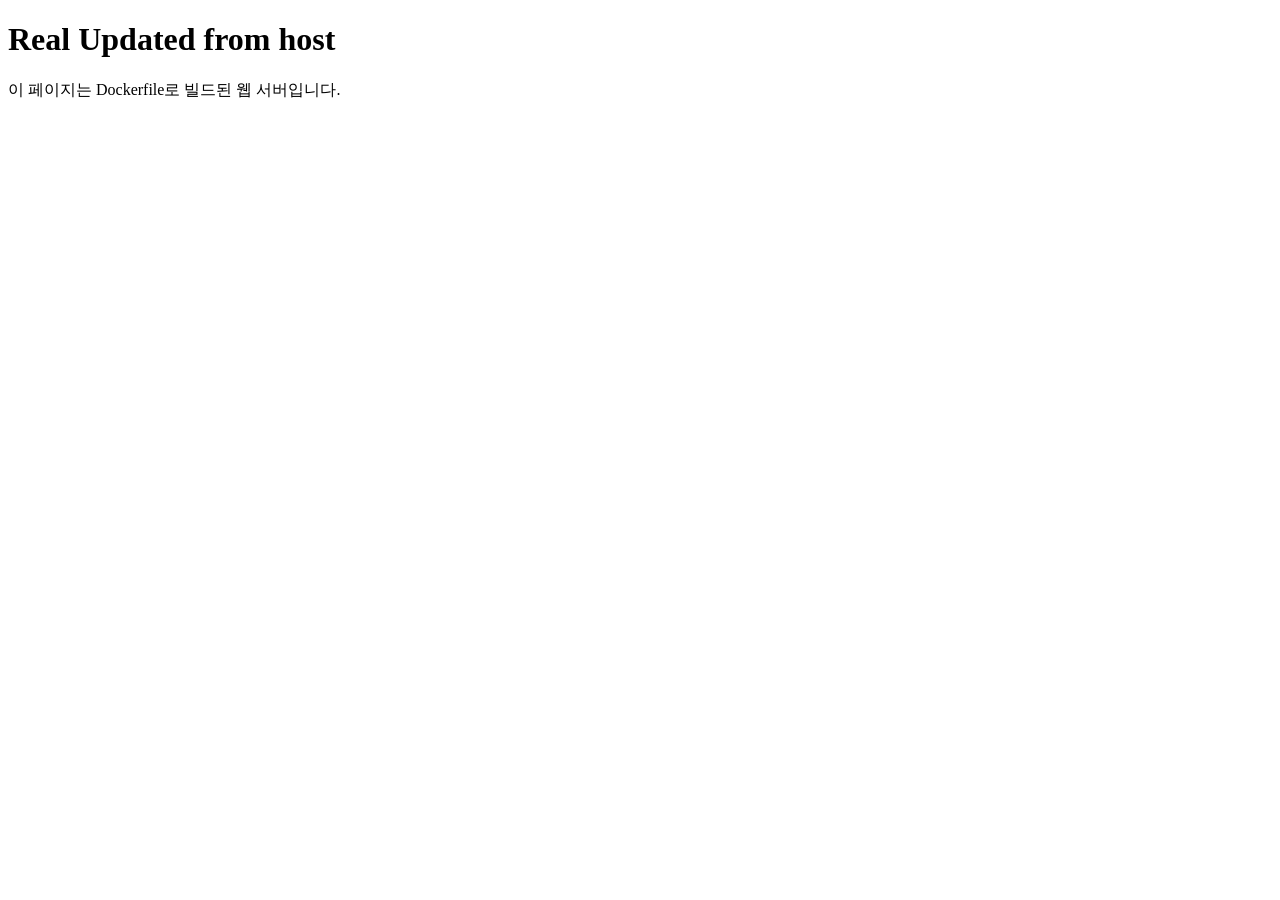
<file: 2026-selection/2026-selection-1/app/index.html>
<!DOCTYPE html>
<html lang="ko">
<head>
  <meta charset="UTF-8" />
  <title>My Docker Web</title>
</head>
<body>
  <h1>Real Updated from host</h1>
  <p>이 페이지는 Dockerfile로 빌드된 웹 서버입니다.</p>
</body>
</html>
</file>
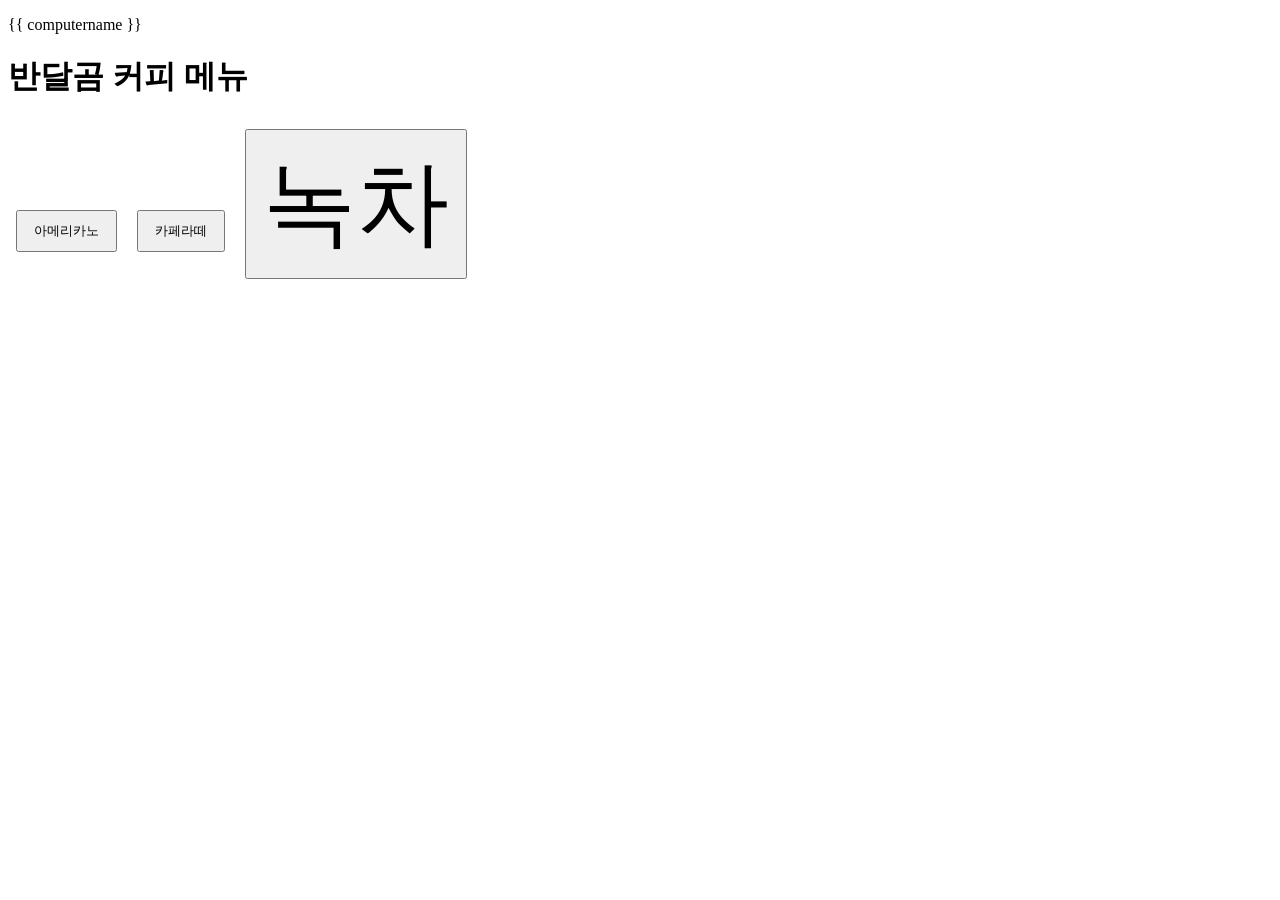
<file: 2025-selection-2/devops_1/templates/menu.html>
<!doctype html>
<html lang="ko">
    <head>
        <meta charset="utf-8">
        <title>메뉴판</title>
        <style>
             .btn { padding: 10px 16px; margin: 8px; }
        </style>
    </head>
    <body>
        <p>{{ computername }}</p>
        <h1> 반달곰 커피 메뉴</h1>
        <button class="btn" id="btn-americano">아메리카노</button>
        <button class="btn" id="btn-latte">카페라떼</button>
        <button class="btn" id="btn-green-tea" style="font-size: 70pt;">녹차</button>
    </body>
</html>
</file>
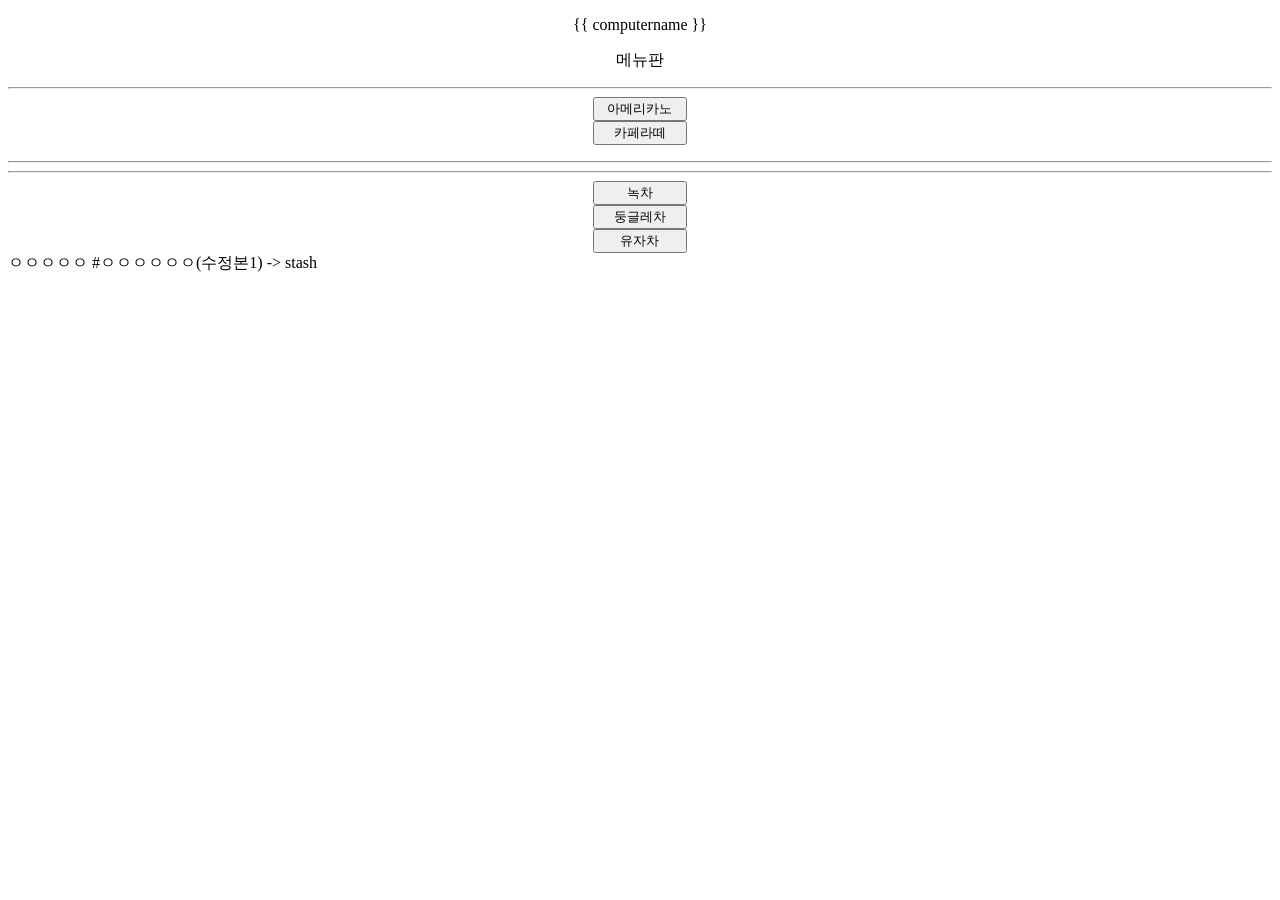
<file: 2025/2025-selection-2/devops/templates/menu.html>
<!doctype html>
<html lang="ko">
    <head>
        <meta charset="utf-8">
        <title>메뉴판</title>
    </head>

    <body>
    <center>
        <p>{{ computername }}</p>      
        메뉴판<p>
        <hr>
        <button name="menu1" style="width:70pt">아메리카노</button><br>
        <button name="menu2" style="width:70pt;">카페라떼</button><br>
        </p><hr><hr>
        <button name="menu3" style="width:70pt;">녹차</button><br>
        <button name="menu2" style="width:70pt;">둥글레차</button><br>
        <button name="menu5" style="width:70pt;">유자차</button><br>
    </center>
    </body>
</html>


ㅇㅇㅇㅇㅇ  

#ㅇㅇㅇㅇㅇㅇ(수정본1)  -> stash
</file>
<file: 2026-main-4-1/css/style.css>
:root {
  --color-page: #f7f4ee;
  --color-surface: #ffffff;
  --color-text: #24201d;
  --color-muted: #6d6259;
  --color-primary: #0f766e;
  --color-primary-strong: #115e59;
  --color-accent: #d94655;
  --color-border: #ded6ca;
  --font-base: system-ui, -apple-system, BlinkMacSystemFont, "Segoe UI", sans-serif;
  --space-1: 0.5rem;
  --space-2: 1rem;
  --space-3: 1.5rem;
  --space-4: 2rem;
  --space-5: 3rem;
  --shadow-card: 0 14px 34px rgba(36, 32, 29, 0.12);
  --header-height: 72px;
}

[data-theme="dark"] {
  --color-page: #141819;
  --color-surface: #202628;
  --color-text: #f3efe8;
  --color-muted: #beb4aa;
  --color-primary: #5eead4;
  --color-primary-strong: #2dd4bf;
  --color-accent: #fb7185;
  --color-border: #394144;
  --shadow-card: 0 14px 34px rgba(0, 0, 0, 0.32);
}

@media (prefers-color-scheme: dark) {
  :root:not([data-theme="light"]) {
    --color-page: #141819;
    --color-surface: #202628;
    --color-text: #f3efe8;
    --color-muted: #beb4aa;
    --color-primary: #5eead4;
    --color-primary-strong: #2dd4bf;
    --color-accent: #fb7185;
    --color-border: #394144;
    --shadow-card: 0 14px 34px rgba(0, 0, 0, 0.32);
  }
}

* {
  box-sizing: border-box;
}

html {
  scroll-behavior: smooth;
}

body {
  margin: 0;
  background: var(--color-page);
  color: var(--color-text);
  font-family: var(--font-base);
  line-height: 1.6;
}

a {
  color: inherit;
  text-decoration: none;
}

img {
  display: block;
  max-width: 100%;
}

button,
input,
textarea {
  font: inherit;
}

.site-header {
  position: sticky;
  top: 0;
  z-index: 20;
  background: color-mix(in srgb, var(--color-page) 88%, transparent);
  border-bottom: 1px solid transparent;
  backdrop-filter: blur(16px);
  transition: background-color 180ms ease, border-color 180ms ease, box-shadow 180ms ease;
}

.site-header.scrolled {
  background: var(--color-surface);
  border-color: var(--color-border);
  box-shadow: 0 8px 26px rgba(36, 32, 29, 0.08);
}

.navbar {
  min-height: var(--header-height);
  width: min(1120px, calc(100% - 2rem));
  margin: 0 auto;
  display: flex;
  align-items: center;
  justify-content: space-between;
  gap: var(--space-2);
}

.logo {
  font-weight: 800;
  letter-spacing: 0;
}

.nav-menu {
  position: fixed;
  inset: var(--header-height) 1rem auto 1rem;
  display: none;
  flex-direction: column;
  gap: var(--space-1);
  margin: 0;
  padding: var(--space-2);
  list-style: none;
  background: var(--color-surface);
  border: 1px solid var(--color-border);
  border-radius: 8px;
  box-shadow: var(--shadow-card);
}

.nav-menu.active {
  display: flex;
}

.nav-link {
  display: block;
  padding: 0.65rem 0.75rem;
  border-radius: 6px;
  color: var(--color-muted);
  transition: color 160ms ease, background-color 160ms ease;
}

.nav-link:hover {
  color: var(--color-text);
  background: color-mix(in srgb, var(--color-primary) 14%, transparent);
}

.hamburger,
.theme-toggle,
.scroll-top,
.button {
  border: 0;
  cursor: pointer;
}

.hamburger {
  display: inline-flex;
  width: 42px;
  height: 42px;
  align-items: center;
  justify-content: center;
  flex-direction: column;
  gap: 5px;
  background: var(--color-surface);
  border: 1px solid var(--color-border);
  border-radius: 8px;
}

.hamburger span {
  width: 19px;
  height: 2px;
  background: var(--color-text);
  transition: transform 160ms ease, opacity 160ms ease;
}

.hamburger.active span:nth-child(1) {
  transform: translateY(7px) rotate(45deg);
}

.hamburger.active span:nth-child(2) {
  opacity: 0;
}

.hamburger.active span:nth-child(3) {
  transform: translateY(-7px) rotate(-45deg);
}

.theme-toggle {
  min-height: 42px;
  padding: 0 var(--space-2);
  color: var(--color-text);
  background: var(--color-surface);
  border: 1px solid var(--color-border);
  border-radius: 8px;
  transition: transform 160ms ease, border-color 160ms ease;
}

.theme-toggle:hover,
.button:hover,
.scroll-top:hover {
  transform: translateY(-2px);
}

.section {
  width: min(1120px, calc(100% - 2rem));
  margin: 0 auto;
  padding: var(--space-5) 0;
}

.hero {
  min-height: calc(100vh - var(--header-height));
  display: grid;
  align-items: center;
  gap: var(--space-4);
}

.hero h1,
.section h2 {
  margin: 0 0 var(--space-2);
  line-height: 1.1;
  letter-spacing: 0;
}

.hero h1 {
  max-width: 780px;
  font-size: clamp(2.6rem, 12vw, 4.8rem);
}

.hero-copy,
.about p:not(.eyebrow),
.contact p:not(.eyebrow) {
  color: var(--color-muted);
}

.eyebrow,
.panel-label {
  margin: 0 0 var(--space-1);
  color: var(--color-accent);
  font-weight: 800;
  text-transform: uppercase;
  letter-spacing: 0;
}

.hero-actions,
.section-header,
.filter-bar,
.social-links {
  display: flex;
  align-items: center;
  gap: var(--space-1);
  flex-wrap: wrap;
}

.section-title-row {
  display: flex;
  align-items: stretch;
  gap: var(--space-1);
  flex-wrap: wrap;
  margin-bottom: var(--space-2);
}

.section-title-row h2 {
  margin-bottom: 0;
}

.section-title-row .button.small {
  min-height: 0;
  padding-block: 0;
}

.button {
  display: inline-flex;
  min-height: 44px;
  align-items: center;
  justify-content: center;
  padding: 0.75rem 1.1rem;
  border-radius: 8px;
  font-weight: 800;
  transition: transform 160ms ease, background-color 160ms ease, box-shadow 160ms ease;
}

.button.primary {
  color: #ffffff;
  background: var(--color-primary-strong);
  box-shadow: 0 12px 24px color-mix(in srgb, var(--color-primary) 26%, transparent);
}

.button.secondary,
.filter-button {
  color: var(--color-text);
  background: var(--color-surface);
  border: 1px solid var(--color-border);
}

.button.small,
.filter-button {
  min-height: 38px;
  padding: 0.55rem 0.8rem;
}

.filter-button {
  border-radius: 999px;
  cursor: pointer;
  transition: color 160ms ease, background-color 160ms ease, border-color 160ms ease;
}

.filter-button.active {
  color: #ffffff;
  background: var(--color-primary-strong);
  border-color: var(--color-primary-strong);
}

.hero-panel,
.profile-card,
.skill-card,
.project-card,
.contact-form {
  background: var(--color-surface);
  border: 1px solid var(--color-border);
  border-radius: 8px;
  box-shadow: var(--shadow-card);
}

.hero-panel {
  padding: var(--space-3);
}

.hero-panel ol {
  display: grid;
  gap: var(--space-1);
  margin: 0;
  padding-left: var(--space-3);
  font-size: 1.15rem;
  font-weight: 800;
}

.about,
.contact {
  display: grid;
  gap: var(--space-3);
}

.profile-card {
  margin: 0;
  overflow: hidden;
}

.profile-card figcaption {
  padding: var(--space-2);
  color: var(--color-muted);
}

.skill-grid,
.projects-grid {
  display: grid;
  grid-template-columns: 1fr; /* 모바일 친화 */
  gap: var(--space-2);
}

.skill-card,
.project-card {
  padding: var(--space-3);
  transition: transform 160ms ease, box-shadow 160ms ease, border-color 160ms ease;
}

.skill-card:hover,
.project-card:hover {
  transform: translateY(-4px);
  border-color: var(--color-primary);
  box-shadow: 0 18px 40px rgba(15, 118, 110, 0.18);
}

.skill-card h3,
.project-card h3 {
  margin-top: 0;
}

.project-card p {
  color: var(--color-muted);
}

.project-meta {
  display: flex;
  gap: var(--space-2);
  flex-wrap: wrap;
  color: var(--color-muted);
  font-size: 0.92rem;
}

.project-status {
  margin: var(--space-2) 0;
  color: var(--color-muted);
}

.project-status.error {
  color: var(--color-accent);
}

.contact-form {
  display: grid;
  gap: var(--space-2);
  padding: var(--space-3);
}

.form-field {
  display: grid;
  gap: 0.35rem;
}

.form-field label {
  font-weight: 800;
}

.form-field input,
.form-field textarea {
  width: 100%;
  border: 1px solid var(--color-border);
  border-radius: 8px;
  padding: 0.8rem 0.9rem;  /* 입력창에 텍스트 넣을 때 이쁘게 만듬 */
  color: var(--color-text);
  background: var(--color-page);
  transition: border-color 160ms ease, box-shadow 160ms ease;
}

.form-field input:focus,
.form-field textarea:focus {
  outline: none;
  border-color: var(--color-primary);
  box-shadow: 0 0 0 3px color-mix(in srgb, var(--color-primary) 24%, transparent);
}

.field-error {
  min-height: 1.25rem;
  margin: 0;
  color: var(--color-accent);
  font-size: 0.9rem;
}

.form-message {
  min-height: 1.5rem;
  margin: 0;
  color: var(--color-primary-strong);
  font-weight: 800;
}

.scroll-top {
  position: fixed;
  right: 1rem;
  bottom: 1rem;
  width: 52px;
  height: 52px;
  opacity: 0;
  pointer-events: none;
  color: #ffffff;
  background: var(--color-primary-strong);
  border-radius: 50%;
  box-shadow: var(--shadow-card);
  transition: opacity 160ms ease, transform 160ms ease;
}

.scroll-top.active {
  opacity: 1;
  pointer-events: auto;
}

.site-footer {
  width: min(1120px, calc(100% - 2rem));
  margin: 0 auto;
  padding: var(--space-4) 0;
  border-top: 1px solid var(--color-border);
  color: var(--color-muted);
  display: flex;
  gap: var(--space-2);
  flex-wrap: wrap;
  align-items: center;
  justify-content: space-between;
}

.social-links {
  margin: 0;
  padding: 0;
  list-style: none;
}

.social-links a {
  color: var(--color-primary-strong);
  font-weight: 800;
}

.reveal {
  opacity: 0;
  transform: translateY(18px);
  transition: opacity 500ms ease, transform 500ms ease;
}

.reveal.visible {
  opacity: 1;
  transform: translateY(0);
}

@media (max-width: 767px) {
  .navbar {
    justify-content: flex-start;
    gap: 0.5rem;
  }

  .logo {
    order: 1;
  }

  .theme-toggle {
    order: 2;
    margin-left: auto;
  }

  .hamburger {
    order: 3;
    flex: 0 0 42px;
  }

  .nav-menu {
    order: 4;
  }
}

@media (min-width: 768px) {
  .hamburger {
    display: none;
  }

  .nav-menu {
    position: static;
    display: flex;
    flex-direction: row;
    align-items: center;
    padding: 0;
    border: 0;
    box-shadow: none;
    background: transparent;
  }

  .hero {
    grid-template-columns: minmax(0, 1.6fr) minmax(280px, 0.7fr);
  }

  .about,
  .contact {
    grid-template-columns: minmax(0, 1fr) minmax(280px, 420px);
    align-items: start;
  }

  .skill-grid {
    grid-template-columns: repeat(3, minmax(0, 1fr));
  }

  .projects-grid {
    grid-template-columns: repeat(auto-fit, minmax(260px, 1fr));
  }
}

@media (min-width: 1024px) {
  .section {
    padding: 4rem 0; /* 기본 .section 에서는 3rem */
  }

  .hero-copy {
    max-width: 680px;
    font-size: 1.15rem;
  }
}
</file>
